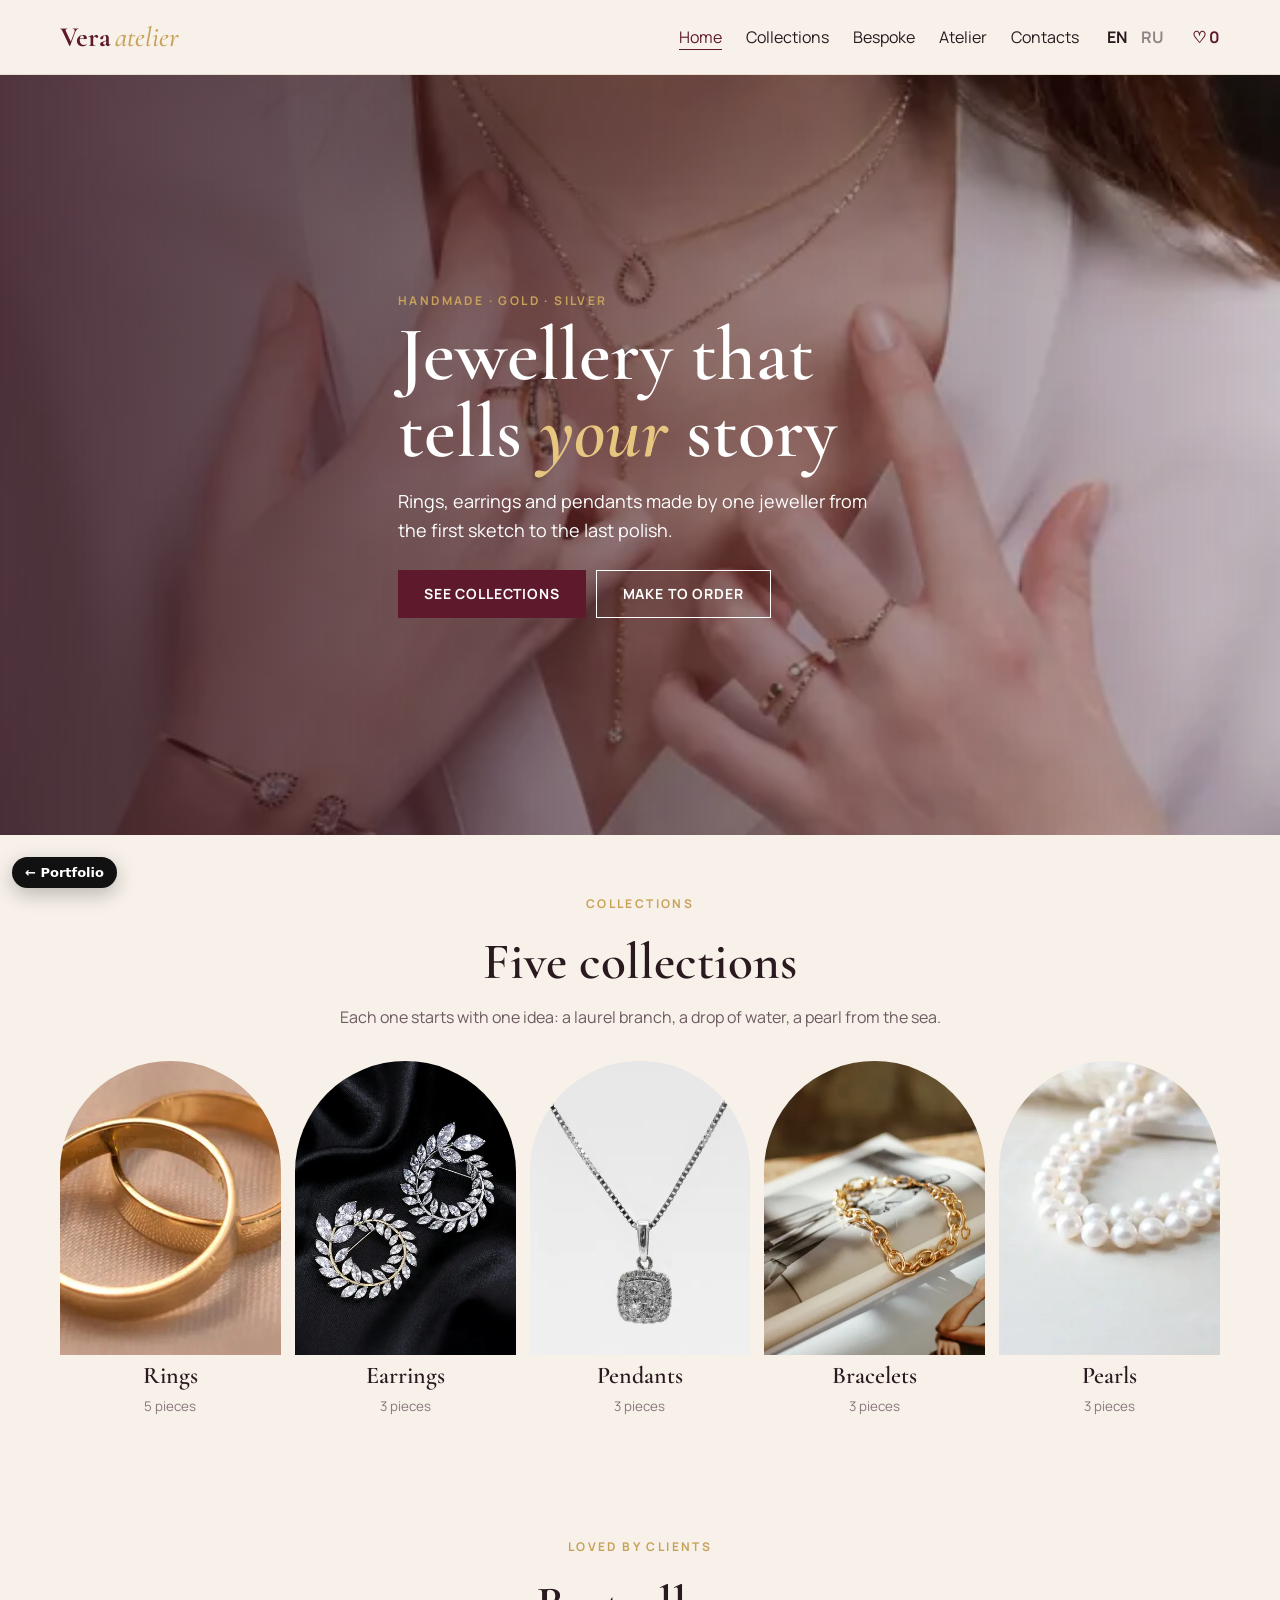
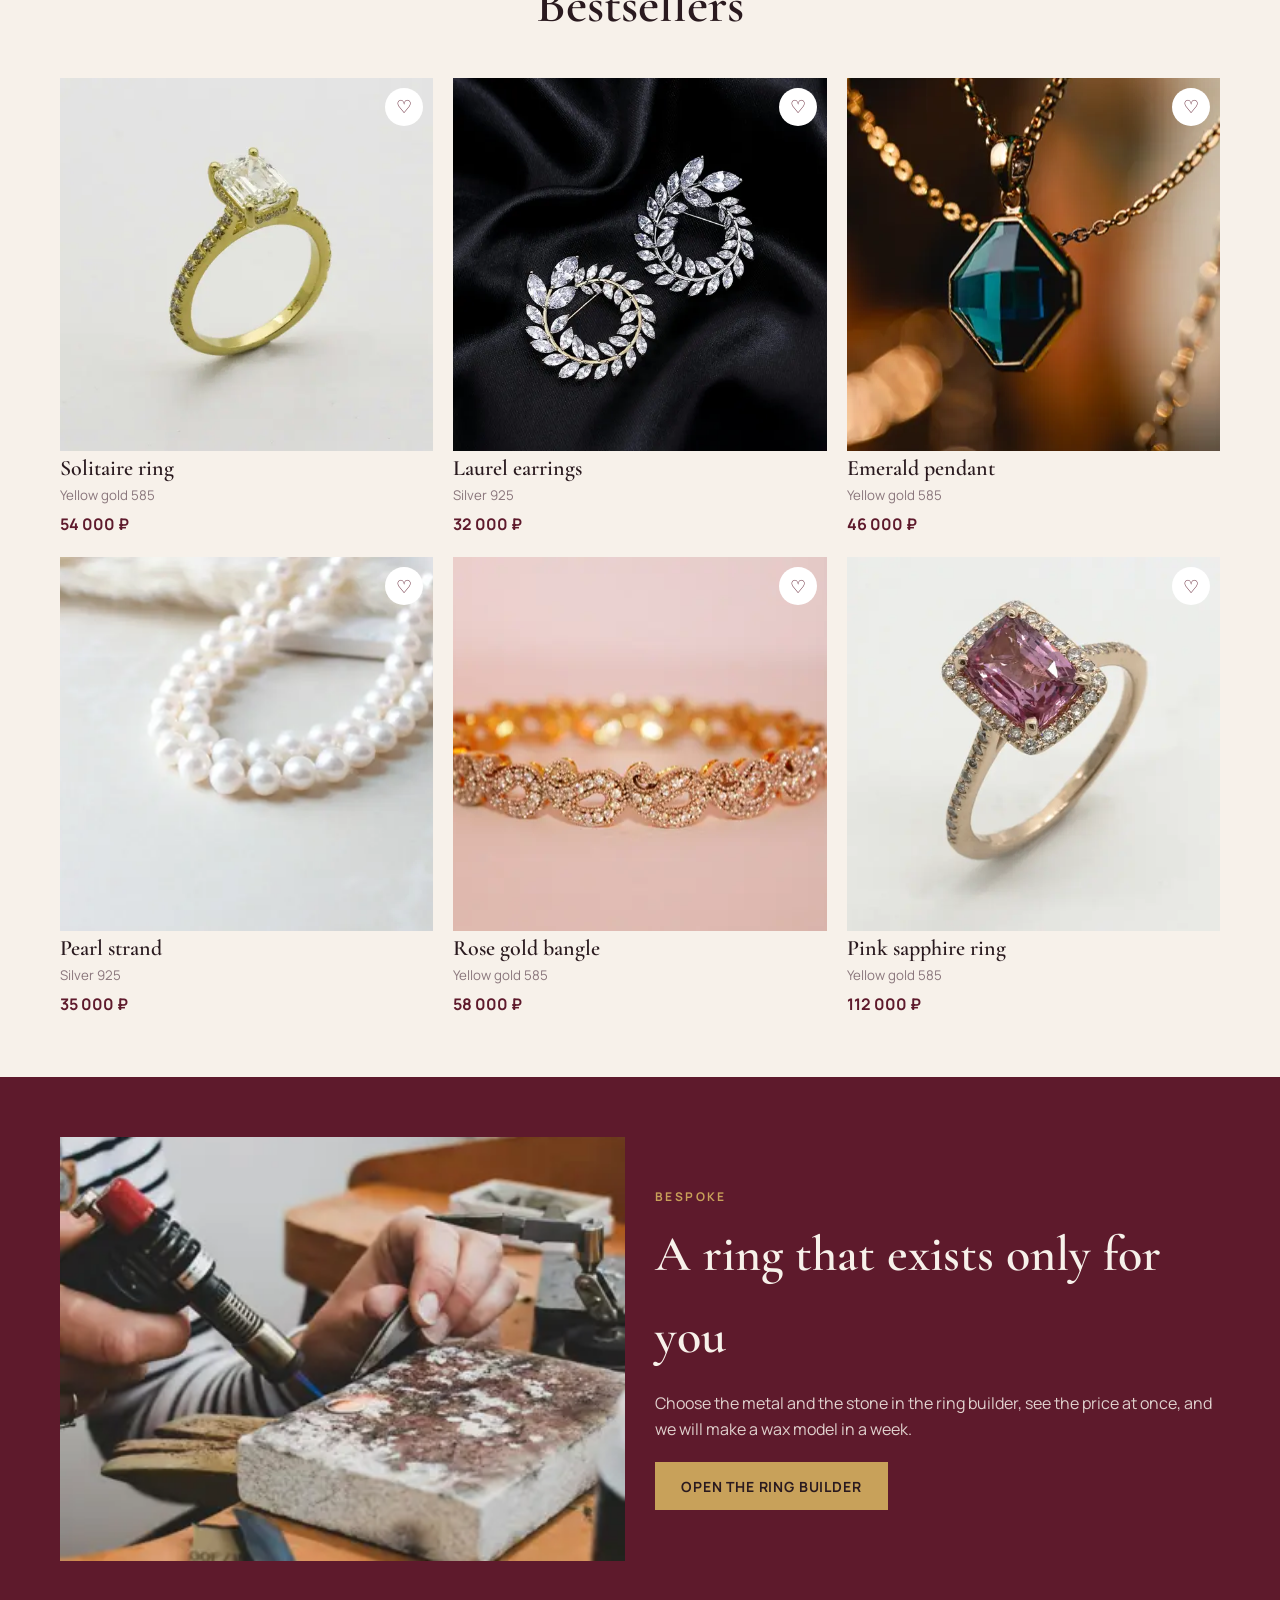
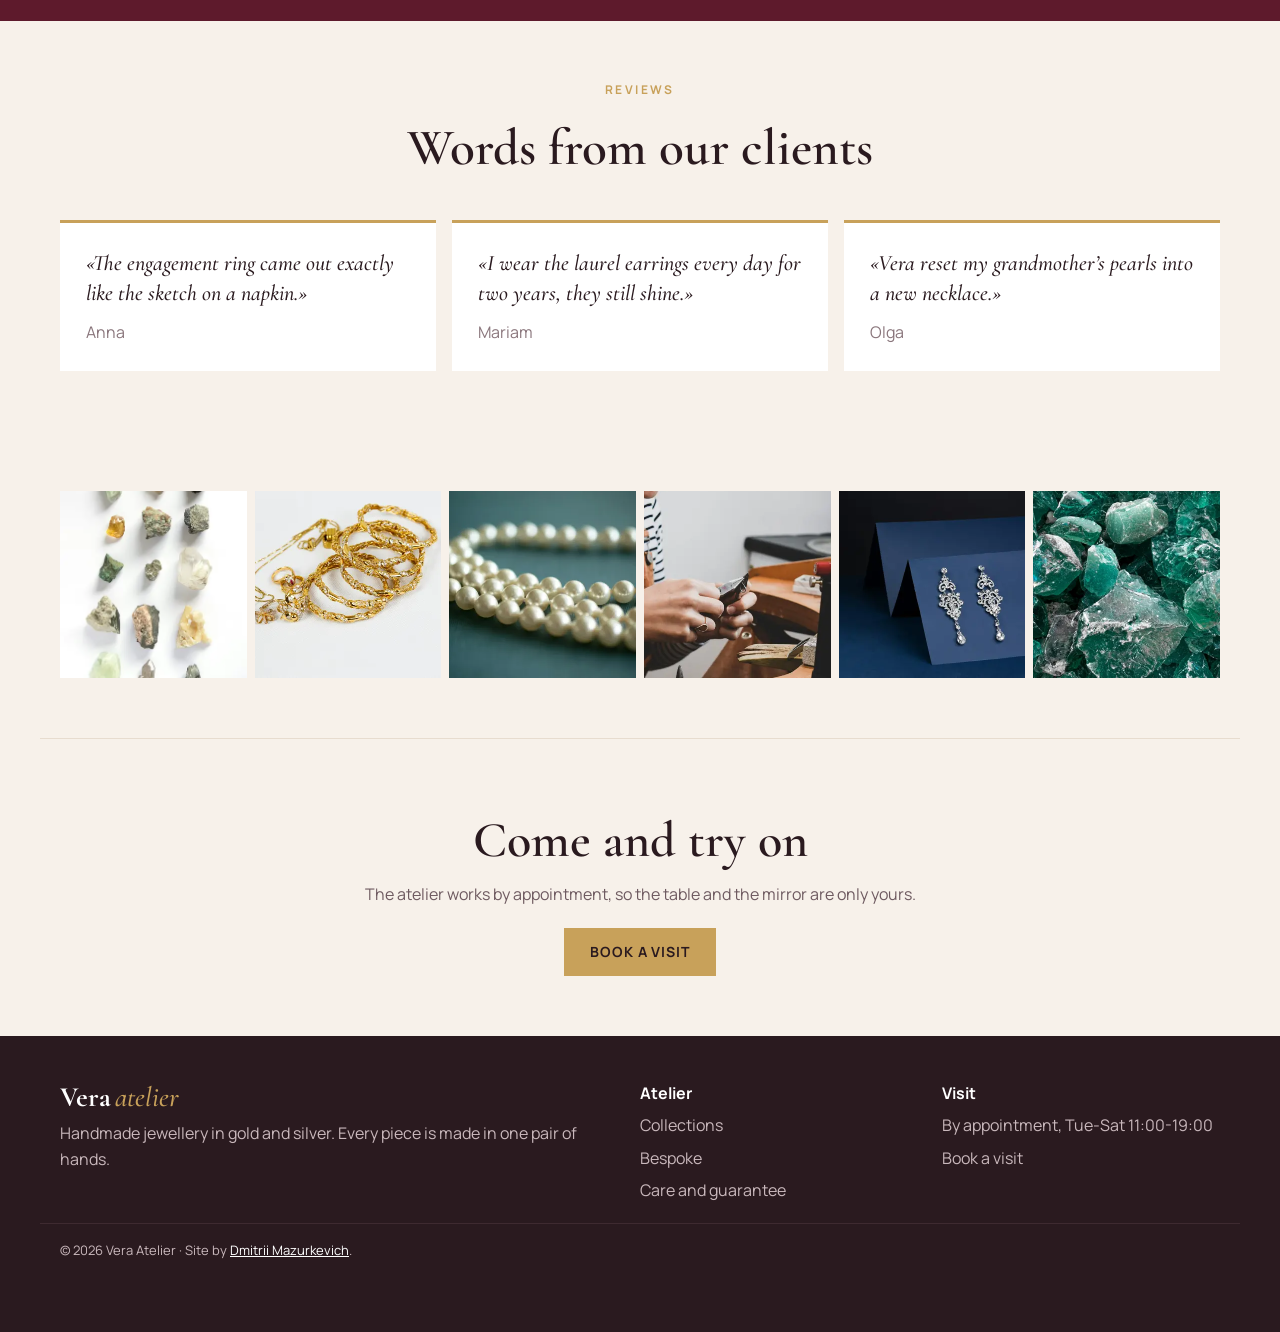
<file: index.html>
<!DOCTYPE html>
<html lang="en">
<head>
<meta charset="utf-8">
<meta name="viewport" content="width=device-width, initial-scale=1">
<meta name="robots" content="noindex">
<title data-t="k54">Vera Atelier - handmade jewellery</title>
<link rel="preconnect" href="https://fonts.googleapis.com"><link rel="preconnect" href="https://fonts.gstatic.com" crossorigin>
<link rel="stylesheet" href="https://fonts.googleapis.com/css2?family=Cormorant+Garamond:ital,wght@0,500;0,600;0,700;1,500&family=Manrope:wght@400;500;700&display=swap">
<link rel="stylesheet" href="_shared/_kit/kit.css">
<link rel="stylesheet" href="style.css">
<script>(function(){var d=document.documentElement,l=null,m=location.search.match(/[?&]lang=(en|ru)/);if(m)l=m[1];if(!l){try{l=localStorage.getItem('tpl-lang');}catch(e){}}if(l!=='en'&&l!=='ru')l='en';d.setAttribute('data-lang',l);if(l==='ru')d.className+=' i18n-pending';})();</script>
</head>
<body>
<header class="hd"><div class="w hd__in"><a class="logo" href="index.html">Vera<i>atelier</i></a><nav class="nav" data-nav><a href="index.html" aria-current="page"><span data-t="k55">Home</span></a><a href="collections.html"><span data-t="k56">Collections</span></a><a href="bespoke.html"><span data-t="k57">Bespoke</span></a><a href="about.html"><span data-t="k58">Atelier</span></a><a href="contacts.html"><span data-t="k59">Contacts</span></a></nav><div class="lang" role="group" aria-label="Language"><button type="button" data-lang="en" aria-pressed="true">EN</button><button type="button" data-lang="ru" aria-pressed="false">RU</button></div><a class="bag" href="collections.html" aria-label="Wishlist" data-ta="aria-label:k60">♡ <b data-fav-n>0</b></a><button class="burger" type="button" data-burger aria-expanded="false" aria-label="Menu" data-ta="aria-label:k61"><span></span></button></div></header>
<main>
<section class="hero"><div class="hero__im"><img src="img/je-engage-0.webp" srcset="img/je-engage-0-sm.webp 560w, img/je-engage-0.webp 1100w" sizes="(min-width: 900px) 40vw, 90vw" alt="" decoding="async"></div><div class="w hero__tx rv"><p class="kick" data-t="k1">handmade · gold · silver</p><h1 data-th="k2">Jewellery that tells <em>your</em> story</h1><p data-t="k3">Rings, earrings and pendants made by one jeweller from the first sketch to the last polish.</p><div class="row"><a class="btn" href="collections.html"><span data-t="k4">See collections</span></a><a class="btn btn--line" href="bespoke.html"><span data-t="k5">Make to order</span></a></div></div></section>
<section class="w sec"><div class="st"><p class="kick" data-t="k6">collections</p><h2 data-t="k7">Five collections</h2><p data-t="k8">Each one starts with one idea: a laurel branch, a drop of water, a pearl from the sea.</p></div>
  <div class="cols5"><a class="col rv" href="collections.html#rings"><img src="img/je-ring-0-sm.webp" alt="" loading="lazy" decoding="async"><b data-t="k9">Rings</b><small>5 <span data-t="k10">pieces</span></small></a><a class="col rv d1" href="collections.html#earrings"><img src="img/je-earrings-0-sm.webp" alt="" loading="lazy" decoding="async"><b data-t="k11">Earrings</b><small>3 <span data-t="k12">pieces</span></small></a><a class="col rv d2" href="collections.html#pendants"><img src="img/je-pendant-0-sm.webp" alt="" loading="lazy" decoding="async"><b data-t="k13">Pendants</b><small>3 <span data-t="k14">pieces</span></small></a><a class="col rv d3" href="collections.html#bracelets"><img src="img/je-bracelet-0-sm.webp" alt="" loading="lazy" decoding="async"><b data-t="k15">Bracelets</b><small>3 <span data-t="k16">pieces</span></small></a><a class="col rv d3" href="collections.html#pearls"><img src="img/je-pearl-0-sm.webp" alt="" loading="lazy" decoding="async"><b data-t="k17">Pearls</b><small>3 <span data-t="k18">pieces</span></small></a></div></section>
<section class="w sec"><div class="st"><p class="kick" data-t="k19">loved by clients</p><h2 data-t="k20">Bestsellers</h2></div><div class="jgrid"><a class="jc rv" href="product.html?id=r2" data-type="rings" data-metal="gold" data-price="54000"><span class="jc__im"><img src="img/je-ring-1-sm.webp" alt="" loading="lazy" decoding="async"><button type="button" data-fav="r2" aria-label="To wishlist" data-ta="aria-label:k21">♡</button></span><b data-t="k22">Solitaire ring</b><small><span data-t="k23">Yellow gold 585</span></small><em>54 000 ₽</em></a><a class="jc rv d1" href="product.html?id=e1" data-type="earrings" data-metal="silver" data-price="32000"><span class="jc__im"><img src="img/je-earrings-0-sm.webp" alt="" loading="lazy" decoding="async"><button type="button" data-fav="e1" aria-label="To wishlist" data-ta="aria-label:k24">♡</button></span><b data-t="k25">Laurel earrings</b><small><span data-t="k26">Silver 925</span></small><em>32 000 ₽</em></a><a class="jc rv d2" href="product.html?id=p2" data-type="pendants" data-metal="gold" data-price="46000"><span class="jc__im"><img src="img/je-pendant-1-sm.webp" alt="" loading="lazy" decoding="async"><button type="button" data-fav="p2" aria-label="To wishlist" data-ta="aria-label:k27">♡</button></span><b data-t="k28">Emerald pendant</b><small><span data-t="k29">Yellow gold 585</span></small><em>46 000 ₽</em></a><a class="jc rv" href="product.html?id=n1" data-type="pearls" data-metal="silver" data-price="35000"><span class="jc__im"><img src="img/je-pearl-0-sm.webp" alt="" loading="lazy" decoding="async"><button type="button" data-fav="n1" aria-label="To wishlist" data-ta="aria-label:k30">♡</button></span><b data-t="k31">Pearl strand</b><small><span data-t="k32">Silver 925</span></small><em>35 000 ₽</em></a><a class="jc rv d1" href="product.html?id=b3" data-type="bracelets" data-metal="gold" data-price="58000"><span class="jc__im"><img src="img/je-bracelet-2-sm.webp" alt="" loading="lazy" decoding="async"><button type="button" data-fav="b3" aria-label="To wishlist" data-ta="aria-label:k33">♡</button></span><b data-t="k34">Rose gold bangle</b><small><span data-t="k35">Yellow gold 585</span></small><em>58 000 ₽</em></a><a class="jc rv d2" href="product.html?id=r5" data-type="rings" data-metal="gold" data-price="112000"><span class="jc__im"><img src="img/je-engage-2-sm.webp" alt="" loading="lazy" decoding="async"><button type="button" data-fav="r5" aria-label="To wishlist" data-ta="aria-label:k36">♡</button></span><b data-t="k37">Pink sapphire ring</b><small><span data-t="k38">Yellow gold 585</span></small><em>112 000 ₽</em></a></div></section>
<section class="band"><div class="w band__in"><div class="rv"><img src="img/je-bench-1.webp" srcset="img/je-bench-1-sm.webp 560w, img/je-bench-1.webp 1100w" sizes="(min-width: 900px) 40vw, 90vw" alt="" loading="lazy" decoding="async"></div><div class="rv d1"><p class="kick" data-t="k39">bespoke</p><h2 data-t="k40">A ring that exists only for you</h2><p data-t="k41">Choose the metal and the stone in the ring builder, see the price at once, and we will make a wax model in a week.</p><a class="btn btn--gold" href="bespoke.html"><span data-t="k42">Open the ring builder</span></a></div></div></section>
<section class="w sec"><div class="st"><p class="kick" data-t="k43">reviews</p><h2 data-t="k44">Words from our clients</h2></div><div class="revs"><blockquote class="rv"><p data-t="k45">«The engagement ring came out exactly like the sketch on a napkin.»</p><cite><span data-t="k46">Anna</span></cite></blockquote><blockquote class="rv d1"><p data-t="k47">«I wear the laurel earrings every day for two years, they still shine.»</p><cite><span data-t="k48">Mariam</span></cite></blockquote><blockquote class="rv d2"><p data-t="k49">«Vera reset my grandmother’s pearls into a new necklace.»</p><cite><span data-t="k50">Olga</span></cite></blockquote></div></section>
<section class="w sec"><div class="insta"><div class="rv"><img src="img/je-gems-0-sm.webp" alt="" loading="lazy" decoding="async"></div><div class="rv d1"><img src="img/je-ring-2-sm.webp" alt="" loading="lazy" decoding="async"></div><div class="rv d2"><img src="img/je-pearl-1-sm.webp" alt="" loading="lazy" decoding="async"></div><div class="rv"><img src="img/je-bench-0-sm.webp" alt="" loading="lazy" decoding="async"></div><div class="rv d1"><img src="img/je-earrings-2-sm.webp" alt="" loading="lazy" decoding="async"></div><div class="rv d2"><img src="img/je-gems-1-sm.webp" alt="" loading="lazy" decoding="async"></div></div></section>
<section class="w cta rv"><h2 data-t="k51">Come and try on</h2><p data-t="k52">The atelier works by appointment, so the table and the mirror are only yours.</p><button class="btn btn--gold" type="button" data-open="#visit"><span data-t="k53">Book a visit</span></button></section></main>
<footer class="ft"><div class="w ft__in"><div><a class="logo" href="index.html">Vera<i>atelier</i></a><p data-t="k62">Handmade jewellery in gold and silver. Every piece is made in one pair of hands.</p></div>
  <div><b data-t="k63">Atelier</b><a href="collections.html"><span data-t="k64">Collections</span></a><a href="bespoke.html"><span data-t="k65">Bespoke</span></a><a href="about.html#care"><span data-t="k66">Care and guarantee</span></a></div>
  <div><b data-t="k67">Visit</b><span><span data-t="k68">By appointment, Tue-Sat 11:00-19:00</span></span><a href="contacts.html"><span data-t="k69">Book a visit</span></a></div></div>
  <div class="w ft__cp">© 2026 Vera Atelier · <span data-th="k70">Site by <a href="https://t.me/dmitrii_pjm">Dmitrii Mazurkevich</a>.</span></div></footer>
<dialog class="mdl" id="visit"><div class="mdl__in"><button class="mdl__x" type="button" data-close aria-label="×">×</button><p class="mdl__t" data-t="k71">Book a visit to the atelier</p><p class="mdl__s" data-t="k72">We will call back and pick a time. You can try on any piece from the collections.</p><form class="fm" data-form><div class="fm" data-hide-sent><label><span><span data-t="k73">Phone, Telegram or email</span> *</span><input name="c" required></label><label><span><span data-t="k74">Comment</span> <small><span data-t="k75">optional</span></small></span><textarea name="m" rows="3"></textarea></label><button class="btn" type="submit"><span data-t="k76">Book</span></button></div><p data-ok hidden><span data-t="k77">Thank you! Your request has been received.</span></p></form></div></dialog>
<div class="toast" data-toast role="status"></div>
<a class="pf-back" href="https://t.me/dmitrii_pjm"><span data-t="k78">← Portfolio</span></a>
<script>window.TPL_RU = {"k1":"ручная работа · золото · серебро","k2":"Украшения, которые рассказывают <em>вашу</em> историю","k3":"Кольца, серьги и подвески, которые делает один мастер от первого эскиза до последней полировки.","k4":"Смотреть коллекции","k5":"Сделать на заказ","k6":"коллекции","k7":"Пять коллекций","k8":"Каждая начинается с одной идеи: лавровой ветви, капли воды, жемчужины из моря.","k9":"Кольца","k10":"изделий","k11":"Серьги","k12":"изделий","k13":"Подвески","k14":"изделий","k15":"Браслеты","k16":"изделий","k17":"Жемчуг","k18":"изделий","k19":"любимое клиентами","k20":"Бестселлеры","k21":"В избранное","k22":"Кольцо-солитер","k23":"Жёлтое золото 585","k24":"В избранное","k25":"Серьги «Лавр»","k26":"Серебро 925","k27":"В избранное","k28":"Подвеска с изумрудом","k29":"Жёлтое золото 585","k30":"В избранное","k31":"Нить жемчуга","k32":"Серебро 925","k33":"В избранное","k34":"Браслет из розового золота","k35":"Жёлтое золото 585","k36":"В избранное","k37":"Кольцо с розовым сапфиром","k38":"Жёлтое золото 585","k39":"на заказ","k40":"Кольцо, которое существует только для вас","k41":"Выберите металл и камень в конструкторе, сразу увидите цену, а через неделю мы сделаем восковую модель.","k42":"Открыть конструктор кольца","k43":"отзывы","k44":"Слова наших клиентов","k45":"«Помолвочное кольцо получилось точно как эскиз на салфетке.»","k46":"Анна","k47":"«Ношу серьги «Лавр» каждый день два года, они всё так же блестят.»","k48":"Мариам","k49":"«Вера пересобрала бабушкин жемчуг в новое колье.»","k50":"Ольга","k51":"Приходите примерить","k52":"Мастерская работает по записи, поэтому стол и зеркало только ваши.","k53":"Записаться","k54":"Vera Atelier - украшения ручной работы","k55":"Главная","k56":"Коллекции","k57":"На заказ","k58":"Мастерская","k59":"Контакты","k60":"Избранное","k61":"Меню","k62":"Ювелирные украшения ручной работы из золота и серебра. Каждое изделие делают одни руки.","k63":"Мастерская","k64":"Коллекции","k65":"На заказ","k66":"Уход и гарантия","k67":"Приходите","k68":"По записи, Вт-Сб 11:00-19:00","k69":"Записаться","k70":"Сайт сделал <a href=\"https://t.me/dmitrii_pjm\">Дмитрий Мазуркевич</a>.","k71":"Запись в мастерскую","k72":"Перезвоним и подберём время. Можно примерить любое изделие из коллекций.","k73":"Телефон, Telegram или почта","k74":"Комментарий","k75":"необязательно","k76":"Записаться","k77":"Спасибо! Заявка принята.","k78":"← Портфолио"};window.JW = [{"id":"r1","img":"je-ring-0","type":"rings","metal":"gold","en":"Twin wedding bands","ru":"Парные обручальные кольца","price":68000},{"id":"r2","img":"je-ring-1","type":"rings","metal":"gold","en":"Solitaire ring","ru":"Кольцо-солитер","price":54000},{"id":"r3","img":"je-ring-2","type":"rings","metal":"gold","en":"Stack of thin rings","ru":"Набор тонких колец","price":26000},{"id":"r4","img":"je-engage-1","type":"rings","metal":"white","en":"Halo ring","ru":"Кольцо с ореолом","price":89000},{"id":"r5","img":"je-engage-2","type":"rings","metal":"gold","en":"Pink sapphire ring","ru":"Кольцо с розовым сапфиром","price":112000},{"id":"e1","img":"je-earrings-0","type":"earrings","metal":"silver","en":"Laurel earrings","ru":"Серьги «Лавр»","price":32000},{"id":"e2","img":"je-earrings-1","type":"earrings","metal":"silver","en":"Drop earrings with stones","ru":"Серьги-капли с камнями","price":41000},{"id":"e3","img":"je-earrings-2","type":"earrings","metal":"silver","en":"Chandelier earrings","ru":"Серьги-люстры","price":38000},{"id":"p1","img":"je-pendant-0","type":"pendants","metal":"silver","en":"Square pendant","ru":"Квадратная подвеска","price":18000},{"id":"p2","img":"je-pendant-1","type":"pendants","metal":"gold","en":"Emerald pendant","ru":"Подвеска с изумрудом","price":46000},{"id":"p3","img":"je-pendant-2","type":"pendants","metal":"silver","en":"Heart pendant","ru":"Подвеска-сердце","price":12000},{"id":"b1","img":"je-bracelet-0","type":"bracelets","metal":"gold","en":"Chain bracelet","ru":"Браслет-цепь","price":39000},{"id":"b2","img":"je-bracelet-1","type":"bracelets","metal":"gold","en":"Thin gold bracelet","ru":"Тонкий золотой браслет","price":24000},{"id":"b3","img":"je-bracelet-2","type":"bracelets","metal":"gold","en":"Rose gold bangle","ru":"Браслет из розового золота","price":58000},{"id":"n1","img":"je-pearl-0","type":"pearls","metal":"silver","en":"Pearl strand","ru":"Нить жемчуга","price":35000},{"id":"n2","img":"je-pearl-1","type":"pearls","metal":"silver","en":"Double pearl necklace","ru":"Двойное жемчужное колье","price":63000},{"id":"n3","img":"je-pearl-2","type":"pearls","metal":"gold","en":"Pearl necklace in a gift box","ru":"Жемчужное колье в шкатулке","price":49000}];</script>
<script src="_shared/_kit/kit.js" defer></script>
<script src="site.js" defer></script>
</body>
</html>
</file>
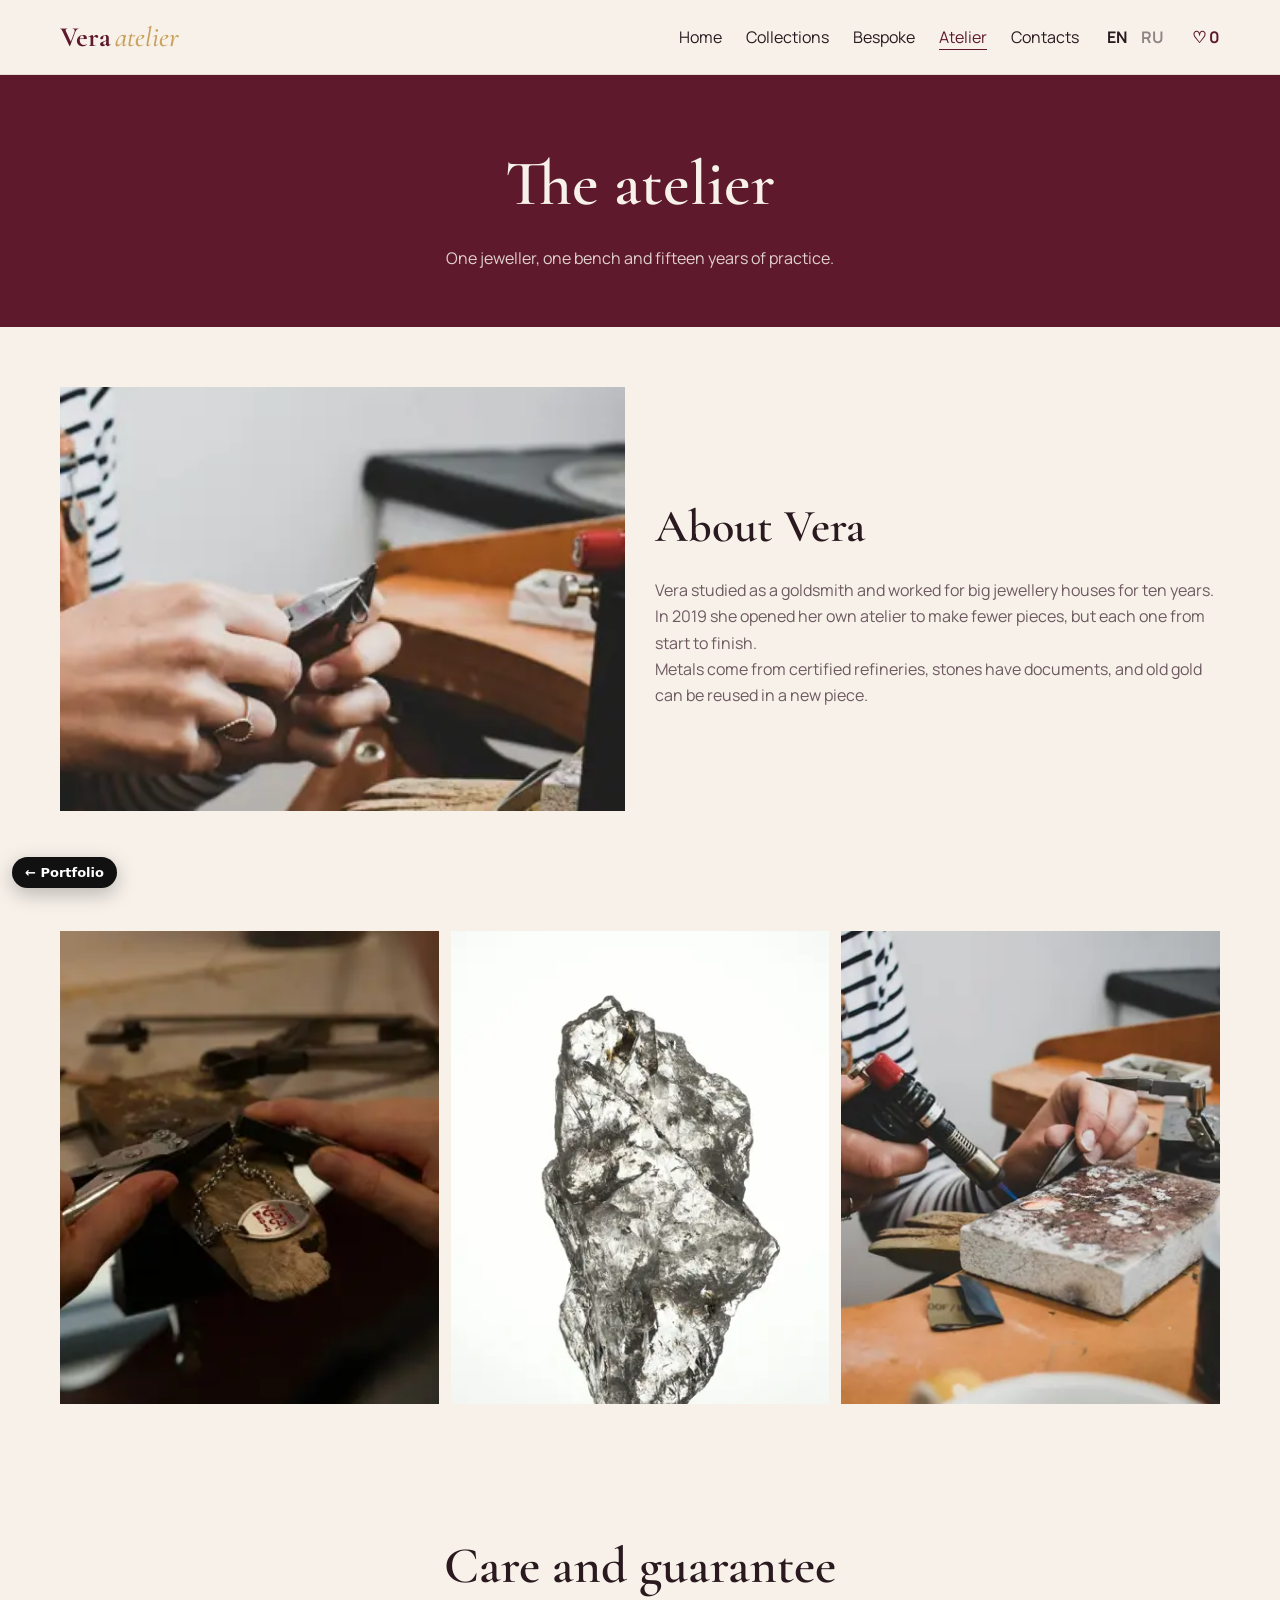
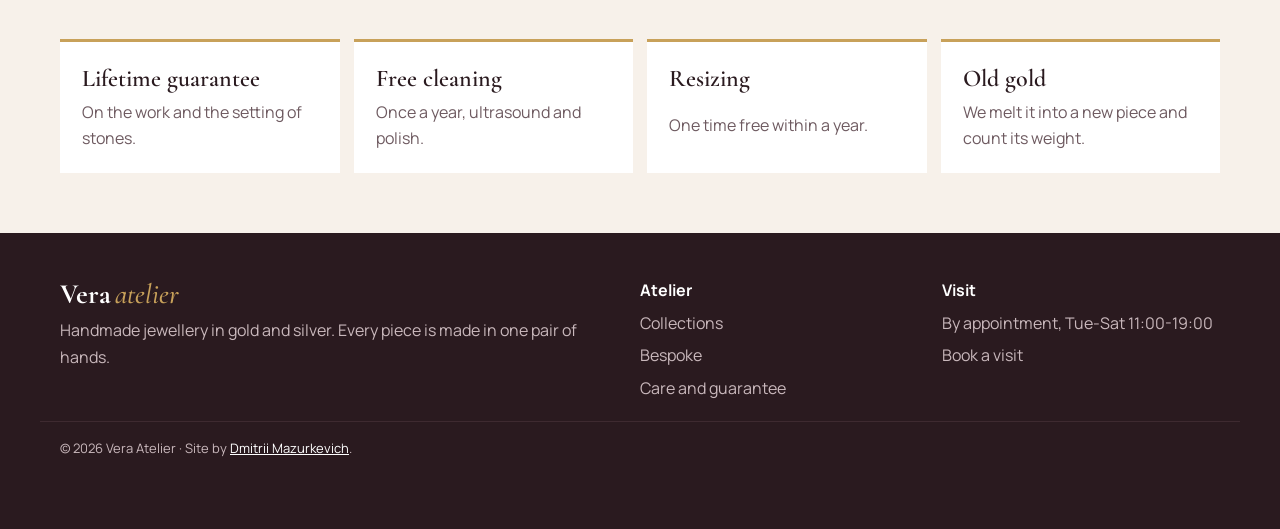
<file: about.html>
<!DOCTYPE html>
<html lang="en">
<head>
<meta charset="utf-8">
<meta name="viewport" content="width=device-width, initial-scale=1">
<meta name="robots" content="noindex">
<title data-t="k15">Atelier - Vera Atelier</title>
<link rel="preconnect" href="https://fonts.googleapis.com"><link rel="preconnect" href="https://fonts.gstatic.com" crossorigin>
<link rel="stylesheet" href="https://fonts.googleapis.com/css2?family=Cormorant+Garamond:ital,wght@0,500;0,600;0,700;1,500&family=Manrope:wght@400;500;700&display=swap">
<link rel="stylesheet" href="_shared/_kit/kit.css">
<link rel="stylesheet" href="style.css">
<script>(function(){var d=document.documentElement,l=null,m=location.search.match(/[?&]lang=(en|ru)/);if(m)l=m[1];if(!l){try{l=localStorage.getItem('tpl-lang');}catch(e){}}if(l!=='en'&&l!=='ru')l='en';d.setAttribute('data-lang',l);if(l==='ru')d.className+=' i18n-pending';})();</script>
</head>
<body>
<header class="hd"><div class="w hd__in"><a class="logo" href="index.html">Vera<i>atelier</i></a><nav class="nav" data-nav><a href="index.html"><span data-t="k16">Home</span></a><a href="collections.html"><span data-t="k17">Collections</span></a><a href="bespoke.html"><span data-t="k18">Bespoke</span></a><a href="about.html" aria-current="page"><span data-t="k19">Atelier</span></a><a href="contacts.html"><span data-t="k20">Contacts</span></a></nav><div class="lang" role="group" aria-label="Language"><button type="button" data-lang="en" aria-pressed="true">EN</button><button type="button" data-lang="ru" aria-pressed="false">RU</button></div><a class="bag" href="collections.html" aria-label="Wishlist" data-ta="aria-label:k21">♡ <b data-fav-n>0</b></a><button class="burger" type="button" data-burger aria-expanded="false" aria-label="Menu" data-ta="aria-label:k22"><span></span></button></div></header>
<main>
<section class="phead"><div class="w rv"><h1 data-t="k1">The atelier</h1><p data-t="k2">One jeweller, one bench and fifteen years of practice.</p></div></section>
<section class="w sec"><div class="split"><div class="rv"><img src="img/je-bench-0.webp" srcset="img/je-bench-0-sm.webp 560w, img/je-bench-0.webp 1100w" sizes="(min-width: 900px) 40vw, 90vw" alt="" loading="lazy" decoding="async"></div><div class="rv d1"><h2 data-t="k3">About Vera</h2><p data-t="k4">Vera studied as a goldsmith and worked for big jewellery houses for ten years. In 2019 she opened her own atelier to make fewer pieces, but each one from start to finish.</p><p data-t="k5">Metals come from certified refineries, stones have documents, and old gold can be reused in a new piece.</p></div></div></section>
<section class="w sec"><div class="gal3"><div class="rv"><img src="img/je-bench-2.webp" srcset="img/je-bench-2-sm.webp 560w, img/je-bench-2.webp 1100w" sizes="(min-width: 900px) 40vw, 90vw" alt="" loading="lazy" decoding="async"></div><div class="rv d1"><img src="img/je-gems-2.webp" srcset="img/je-gems-2-sm.webp 560w, img/je-gems-2.webp 1100w" sizes="(min-width: 900px) 40vw, 90vw" alt="" loading="lazy" decoding="async"></div><div class="rv d2"><img src="img/je-bench-1.webp" srcset="img/je-bench-1-sm.webp 560w, img/je-bench-1.webp 1100w" sizes="(min-width: 900px) 40vw, 90vw" alt="" loading="lazy" decoding="async"></div></div></section>
<section class="w sec" id="care"><div class="st"><h2 data-t="k6">Care and guarantee</h2></div><div class="steps"><div class="rv"><b data-t="k7">Lifetime guarantee</b><span data-t="k8">On the work and the setting of stones.</span></div><div class="rv d1"><b data-t="k9">Free cleaning</b><span data-t="k10">Once a year, ultrasound and polish.</span></div><div class="rv d2"><b data-t="k11">Resizing</b><span data-t="k12">One time free within a year.</span></div><div class="rv d3"><b data-t="k13">Old gold</b><span data-t="k14">We melt it into a new piece and count its weight.</span></div></div></section></main>
<footer class="ft"><div class="w ft__in"><div><a class="logo" href="index.html">Vera<i>atelier</i></a><p data-t="k23">Handmade jewellery in gold and silver. Every piece is made in one pair of hands.</p></div>
  <div><b data-t="k24">Atelier</b><a href="collections.html"><span data-t="k25">Collections</span></a><a href="bespoke.html"><span data-t="k26">Bespoke</span></a><a href="about.html#care"><span data-t="k27">Care and guarantee</span></a></div>
  <div><b data-t="k28">Visit</b><span><span data-t="k29">By appointment, Tue-Sat 11:00-19:00</span></span><a href="contacts.html"><span data-t="k30">Book a visit</span></a></div></div>
  <div class="w ft__cp">© 2026 Vera Atelier · <span data-th="k31">Site by <a href="https://t.me/dmitrii_pjm">Dmitrii Mazurkevich</a>.</span></div></footer>
<dialog class="mdl" id="visit"><div class="mdl__in"><button class="mdl__x" type="button" data-close aria-label="×">×</button><p class="mdl__t" data-t="k32">Book a visit to the atelier</p><p class="mdl__s" data-t="k33">We will call back and pick a time. You can try on any piece from the collections.</p><form class="fm" data-form><div class="fm" data-hide-sent><label><span><span data-t="k34">Phone, Telegram or email</span> *</span><input name="c" required></label><label><span><span data-t="k35">Comment</span> <small><span data-t="k36">optional</span></small></span><textarea name="m" rows="3"></textarea></label><button class="btn" type="submit"><span data-t="k37">Book</span></button></div><p data-ok hidden><span data-t="k38">Thank you! Your request has been received.</span></p></form></div></dialog>
<div class="toast" data-toast role="status"></div>
<a class="pf-back" href="https://t.me/dmitrii_pjm"><span data-t="k39">← Portfolio</span></a>
<script>window.TPL_RU = {"k1":"Мастерская","k2":"Один ювелир, один верстак и пятнадцать лет практики.","k3":"О Вере","k4":"Вера училась на ювелира и десять лет работала на крупные ювелирные дома. В 2019 году открыла свою мастерскую, чтобы делать меньше изделий, но каждое от начала до конца.","k5":"Металл приходит с сертифицированных аффинажных заводов, камни с документами, а старое золото можно переплавить в новое изделие.","k6":"Уход и гарантия","k7":"Пожизненная гарантия","k8":"На работу и закрепку камней.","k9":"Бесплатная чистка","k10":"Раз в год, ультразвук и полировка.","k11":"Изменение размера","k12":"Один раз бесплатно в течение года.","k13":"Старое золото","k14":"Переплавим в новое изделие и учтём вес.","k15":"Мастерская - Vera Atelier","k16":"Главная","k17":"Коллекции","k18":"На заказ","k19":"Мастерская","k20":"Контакты","k21":"Избранное","k22":"Меню","k23":"Ювелирные украшения ручной работы из золота и серебра. Каждое изделие делают одни руки.","k24":"Мастерская","k25":"Коллекции","k26":"На заказ","k27":"Уход и гарантия","k28":"Приходите","k29":"По записи, Вт-Сб 11:00-19:00","k30":"Записаться","k31":"Сайт сделал <a href=\"https://t.me/dmitrii_pjm\">Дмитрий Мазуркевич</a>.","k32":"Запись в мастерскую","k33":"Перезвоним и подберём время. Можно примерить любое изделие из коллекций.","k34":"Телефон, Telegram или почта","k35":"Комментарий","k36":"необязательно","k37":"Записаться","k38":"Спасибо! Заявка принята.","k39":"← Портфолио"};window.JW = [{"id":"r1","img":"je-ring-0","type":"rings","metal":"gold","en":"Twin wedding bands","ru":"Парные обручальные кольца","price":68000},{"id":"r2","img":"je-ring-1","type":"rings","metal":"gold","en":"Solitaire ring","ru":"Кольцо-солитер","price":54000},{"id":"r3","img":"je-ring-2","type":"rings","metal":"gold","en":"Stack of thin rings","ru":"Набор тонких колец","price":26000},{"id":"r4","img":"je-engage-1","type":"rings","metal":"white","en":"Halo ring","ru":"Кольцо с ореолом","price":89000},{"id":"r5","img":"je-engage-2","type":"rings","metal":"gold","en":"Pink sapphire ring","ru":"Кольцо с розовым сапфиром","price":112000},{"id":"e1","img":"je-earrings-0","type":"earrings","metal":"silver","en":"Laurel earrings","ru":"Серьги «Лавр»","price":32000},{"id":"e2","img":"je-earrings-1","type":"earrings","metal":"silver","en":"Drop earrings with stones","ru":"Серьги-капли с камнями","price":41000},{"id":"e3","img":"je-earrings-2","type":"earrings","metal":"silver","en":"Chandelier earrings","ru":"Серьги-люстры","price":38000},{"id":"p1","img":"je-pendant-0","type":"pendants","metal":"silver","en":"Square pendant","ru":"Квадратная подвеска","price":18000},{"id":"p2","img":"je-pendant-1","type":"pendants","metal":"gold","en":"Emerald pendant","ru":"Подвеска с изумрудом","price":46000},{"id":"p3","img":"je-pendant-2","type":"pendants","metal":"silver","en":"Heart pendant","ru":"Подвеска-сердце","price":12000},{"id":"b1","img":"je-bracelet-0","type":"bracelets","metal":"gold","en":"Chain bracelet","ru":"Браслет-цепь","price":39000},{"id":"b2","img":"je-bracelet-1","type":"bracelets","metal":"gold","en":"Thin gold bracelet","ru":"Тонкий золотой браслет","price":24000},{"id":"b3","img":"je-bracelet-2","type":"bracelets","metal":"gold","en":"Rose gold bangle","ru":"Браслет из розового золота","price":58000},{"id":"n1","img":"je-pearl-0","type":"pearls","metal":"silver","en":"Pearl strand","ru":"Нить жемчуга","price":35000},{"id":"n2","img":"je-pearl-1","type":"pearls","metal":"silver","en":"Double pearl necklace","ru":"Двойное жемчужное колье","price":63000},{"id":"n3","img":"je-pearl-2","type":"pearls","metal":"gold","en":"Pearl necklace in a gift box","ru":"Жемчужное колье в шкатулке","price":49000}];</script>
<script src="_shared/_kit/kit.js" defer></script>
<script src="site.js" defer></script>
</body>
</html>
</file>
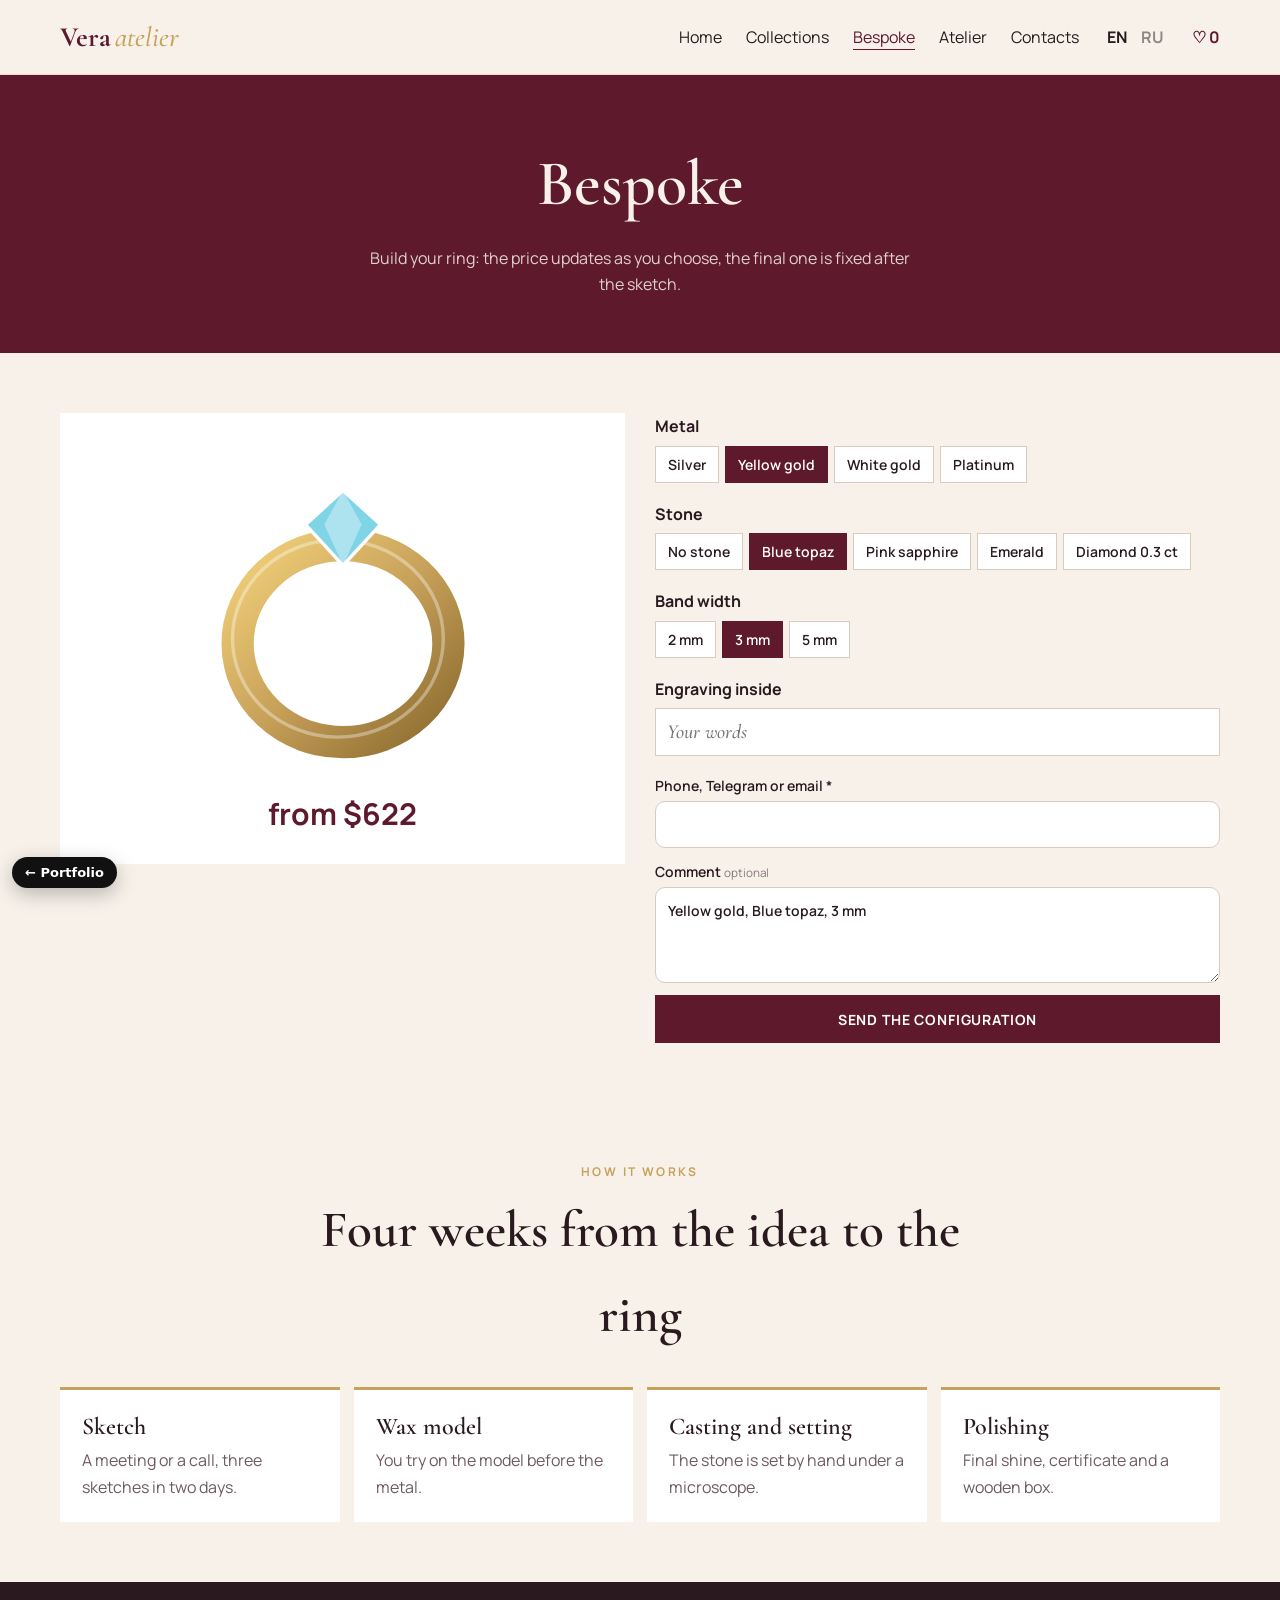
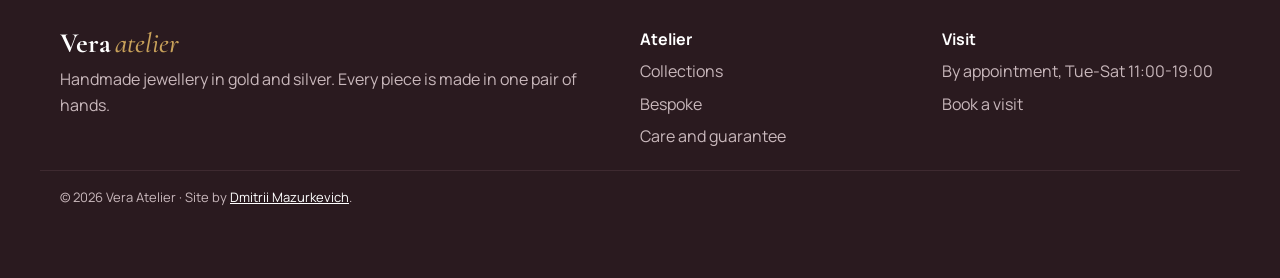
<file: bespoke.html>
<!DOCTYPE html>
<html lang="en">
<head>
<meta charset="utf-8">
<meta name="viewport" content="width=device-width, initial-scale=1">
<meta name="robots" content="noindex">
<title data-t="k35">Bespoke - Vera Atelier</title>
<link rel="preconnect" href="https://fonts.googleapis.com"><link rel="preconnect" href="https://fonts.gstatic.com" crossorigin>
<link rel="stylesheet" href="https://fonts.googleapis.com/css2?family=Cormorant+Garamond:ital,wght@0,500;0,600;0,700;1,500&family=Manrope:wght@400;500;700&display=swap">
<link rel="stylesheet" href="_shared/_kit/kit.css">
<link rel="stylesheet" href="style.css">
<script>(function(){var d=document.documentElement,l=null,m=location.search.match(/[?&]lang=(en|ru)/);if(m)l=m[1];if(!l){try{l=localStorage.getItem('tpl-lang');}catch(e){}}if(l!=='en'&&l!=='ru')l='en';d.setAttribute('data-lang',l);if(l==='ru')d.className+=' i18n-pending';})();</script>
</head>
<body>
<header class="hd"><div class="w hd__in"><a class="logo" href="index.html">Vera<i>atelier</i></a><nav class="nav" data-nav><a href="index.html"><span data-t="k36">Home</span></a><a href="collections.html"><span data-t="k37">Collections</span></a><a href="bespoke.html" aria-current="page"><span data-t="k38">Bespoke</span></a><a href="about.html"><span data-t="k39">Atelier</span></a><a href="contacts.html"><span data-t="k40">Contacts</span></a></nav><div class="lang" role="group" aria-label="Language"><button type="button" data-lang="en" aria-pressed="true">EN</button><button type="button" data-lang="ru" aria-pressed="false">RU</button></div><a class="bag" href="collections.html" aria-label="Wishlist" data-ta="aria-label:k41">♡ <b data-fav-n>0</b></a><button class="burger" type="button" data-burger aria-expanded="false" aria-label="Menu" data-ta="aria-label:k42"><span></span></button></div></header>
<main>
<section class="phead"><div class="w rv"><h1 data-t="k1">Bespoke</h1><p data-t="k2">Build your ring: the price updates as you choose, the final one is fixed after the sketch.</p></div></section>
<section class="w sec"><div class="builder"><div class="builder__prev rv"><svg viewBox="0 0 200 200" class="ring" data-ring aria-hidden="true"><defs><linearGradient id="mg" x1="0" y1="0" x2="1" y2="1"><stop offset="0" data-m1 stop-color="#F3D27A"/><stop offset=".5" data-m2 stop-color="#C8A15A"/><stop offset="1" data-m3 stop-color="#8A6A2E"/></linearGradient><path id="arc" d="M45 120 A55 55 0 0 0 155 120"/></defs>
  <ellipse cx="100" cy="118" rx="62" ry="58" fill="none" stroke="url(#mg)" stroke-width="16"/><ellipse cx="100" cy="118" rx="62" ry="58" fill="none" stroke="rgba(255,255,255,.35)" stroke-width="2" transform="translate(-3,-3)"/>
  <g data-stone><polygon points="100,28 122,48 100,72 78,48" data-sc fill="#7FD4E6" stroke="#fff" stroke-width="2"/><polygon points="100,28 111,48 100,72 89,48" fill="rgba(255,255,255,.35)"/></g>
  <text font-family="Cormorant Garamond, serif" font-size="13" font-style="italic" fill="#5E1A2C"><textPath href="#arc" startOffset="50%" text-anchor="middle" data-engr></textPath></text></svg><p class="builder__pr" data-bprice></p></div>
  <div class="builder__f rv d1"><div class="opt"><b data-t="k3">Metal</b><div class="opt__v" data-bmetal><button type="button" data-m="silver" data-k="1" aria-pressed="false"><span data-t="k4">Silver</span></button><button type="button" data-m="gold" data-k="2.4" aria-pressed="true"><span data-t="k5">Yellow gold</span></button><button type="button" data-m="white" data-k="2.8" aria-pressed="false"><span data-t="k6">White gold</span></button><button type="button" data-m="plat" data-k="3.6" aria-pressed="false"><span data-t="k7">Platinum</span></button></div></div>
    <div class="opt"><b data-t="k8">Stone</b><div class="opt__v" data-bstone><button type="button" data-s="none" data-p="0" data-c="" aria-pressed="false"><span data-t="k9">No stone</span></button><button type="button" data-s="topaz" data-p="9000" data-c="#7FD4E6" aria-pressed="true"><span data-t="k10">Blue topaz</span></button><button type="button" data-s="sapph" data-p="38000" data-c="#F28DB4" aria-pressed="false"><span data-t="k11">Pink sapphire</span></button><button type="button" data-s="emer" data-p="46000" data-c="#2FB37A" aria-pressed="false"><span data-t="k12">Emerald</span></button><button type="button" data-s="dia" data-p="95000" data-c="#F4FBFF" aria-pressed="false"><span data-t="k13">Diamond 0.3 ct</span></button></div></div>
    <div class="opt"><b data-t="k14">Band width</b><div class="opt__v" data-bwidth><button type="button" data-w="2" data-p="0" aria-pressed="false"><span data-t="k15">2 mm</span></button><button type="button" data-w="3" data-p="4000" aria-pressed="true"><span data-t="k16">3 mm</span></button><button type="button" data-w="5" data-p="9000" aria-pressed="false"><span data-t="k17">5 mm</span></button></div></div>
    <label class="eng"><b data-t="k18">Engraving inside</b><input maxlength="20" data-engrave placeholder="Your words" data-ta="placeholder:k19"></label>
    <form class="fm" data-form><div class="fm" data-hide-sent><label><span><span data-t="k20">Phone, Telegram or email</span> *</span><input name="c" required></label><label><span><span data-t="k21">Comment</span> <small><span data-t="k22">optional</span></small></span><textarea name="m" rows="3"></textarea></label><button class="btn" type="submit"><span data-t="k23">Send the configuration</span></button></div><p data-ok hidden><span data-t="k24">Thank you! Your request has been received.</span></p></form></div></div></section>
<section class="w sec"><div class="st"><p class="kick" data-t="k25">how it works</p><h2 data-t="k26">Four weeks from the idea to the ring</h2></div><div class="steps"><div class="rv"><b data-t="k27">Sketch</b><span data-t="k28">A meeting or a call, three sketches in two days.</span></div><div class="rv d1"><b data-t="k29">Wax model</b><span data-t="k30">You try on the model before the metal.</span></div><div class="rv d2"><b data-t="k31">Casting and setting</b><span data-t="k32">The stone is set by hand under a microscope.</span></div><div class="rv d3"><b data-t="k33">Polishing</b><span data-t="k34">Final shine, certificate and a wooden box.</span></div></div></section></main>
<footer class="ft"><div class="w ft__in"><div><a class="logo" href="index.html">Vera<i>atelier</i></a><p data-t="k43">Handmade jewellery in gold and silver. Every piece is made in one pair of hands.</p></div>
  <div><b data-t="k44">Atelier</b><a href="collections.html"><span data-t="k45">Collections</span></a><a href="bespoke.html"><span data-t="k46">Bespoke</span></a><a href="about.html#care"><span data-t="k47">Care and guarantee</span></a></div>
  <div><b data-t="k48">Visit</b><span><span data-t="k49">By appointment, Tue-Sat 11:00-19:00</span></span><a href="contacts.html"><span data-t="k50">Book a visit</span></a></div></div>
  <div class="w ft__cp">© 2026 Vera Atelier · <span data-th="k51">Site by <a href="https://t.me/dmitrii_pjm">Dmitrii Mazurkevich</a>.</span></div></footer>
<dialog class="mdl" id="visit"><div class="mdl__in"><button class="mdl__x" type="button" data-close aria-label="×">×</button><p class="mdl__t" data-t="k52">Book a visit to the atelier</p><p class="mdl__s" data-t="k53">We will call back and pick a time. You can try on any piece from the collections.</p><form class="fm" data-form><div class="fm" data-hide-sent><label><span><span data-t="k54">Phone, Telegram or email</span> *</span><input name="c" required></label><label><span><span data-t="k55">Comment</span> <small><span data-t="k56">optional</span></small></span><textarea name="m" rows="3"></textarea></label><button class="btn" type="submit"><span data-t="k57">Book</span></button></div><p data-ok hidden><span data-t="k58">Thank you! Your request has been received.</span></p></form></div></dialog>
<div class="toast" data-toast role="status"></div>
<a class="pf-back" href="https://t.me/dmitrii_pjm"><span data-t="k59">← Portfolio</span></a>
<script>window.TPL_RU = {"k1":"На заказ","k2":"Соберите своё кольцо: цена меняется по мере выбора, окончательная фиксируется после эскиза.","k3":"Металл","k4":"Серебро","k5":"Жёлтое золото","k6":"Белое золото","k7":"Платина","k8":"Камень","k9":"Без камня","k10":"Голубой топаз","k11":"Розовый сапфир","k12":"Изумруд","k13":"Бриллиант 0,3 кт","k14":"Ширина шинки","k15":"2 мм","k16":"3 мм","k17":"5 мм","k18":"Гравировка внутри","k19":"Ваши слова","k20":"Телефон, Telegram или почта","k21":"Комментарий","k22":"необязательно","k23":"Отправить конфигурацию","k24":"Спасибо! Заявка принята.","k25":"как это работает","k26":"Четыре недели от идеи до кольца","k27":"Эскиз","k28":"Встреча или созвон, три эскиза за два дня.","k29":"Восковая модель","k30":"Вы примеряете модель до металла.","k31":"Литьё и закрепка","k32":"Камень закрепляют вручную под микроскопом.","k33":"Полировка","k34":"Финальный блеск, сертификат и деревянная шкатулка.","k35":"На заказ - Vera Atelier","k36":"Главная","k37":"Коллекции","k38":"На заказ","k39":"Мастерская","k40":"Контакты","k41":"Избранное","k42":"Меню","k43":"Ювелирные украшения ручной работы из золота и серебра. Каждое изделие делают одни руки.","k44":"Мастерская","k45":"Коллекции","k46":"На заказ","k47":"Уход и гарантия","k48":"Приходите","k49":"По записи, Вт-Сб 11:00-19:00","k50":"Записаться","k51":"Сайт сделал <a href=\"https://t.me/dmitrii_pjm\">Дмитрий Мазуркевич</a>.","k52":"Запись в мастерскую","k53":"Перезвоним и подберём время. Можно примерить любое изделие из коллекций.","k54":"Телефон, Telegram или почта","k55":"Комментарий","k56":"необязательно","k57":"Записаться","k58":"Спасибо! Заявка принята.","k59":"← Портфолио"};window.JW = [{"id":"r1","img":"je-ring-0","type":"rings","metal":"gold","en":"Twin wedding bands","ru":"Парные обручальные кольца","price":68000},{"id":"r2","img":"je-ring-1","type":"rings","metal":"gold","en":"Solitaire ring","ru":"Кольцо-солитер","price":54000},{"id":"r3","img":"je-ring-2","type":"rings","metal":"gold","en":"Stack of thin rings","ru":"Набор тонких колец","price":26000},{"id":"r4","img":"je-engage-1","type":"rings","metal":"white","en":"Halo ring","ru":"Кольцо с ореолом","price":89000},{"id":"r5","img":"je-engage-2","type":"rings","metal":"gold","en":"Pink sapphire ring","ru":"Кольцо с розовым сапфиром","price":112000},{"id":"e1","img":"je-earrings-0","type":"earrings","metal":"silver","en":"Laurel earrings","ru":"Серьги «Лавр»","price":32000},{"id":"e2","img":"je-earrings-1","type":"earrings","metal":"silver","en":"Drop earrings with stones","ru":"Серьги-капли с камнями","price":41000},{"id":"e3","img":"je-earrings-2","type":"earrings","metal":"silver","en":"Chandelier earrings","ru":"Серьги-люстры","price":38000},{"id":"p1","img":"je-pendant-0","type":"pendants","metal":"silver","en":"Square pendant","ru":"Квадратная подвеска","price":18000},{"id":"p2","img":"je-pendant-1","type":"pendants","metal":"gold","en":"Emerald pendant","ru":"Подвеска с изумрудом","price":46000},{"id":"p3","img":"je-pendant-2","type":"pendants","metal":"silver","en":"Heart pendant","ru":"Подвеска-сердце","price":12000},{"id":"b1","img":"je-bracelet-0","type":"bracelets","metal":"gold","en":"Chain bracelet","ru":"Браслет-цепь","price":39000},{"id":"b2","img":"je-bracelet-1","type":"bracelets","metal":"gold","en":"Thin gold bracelet","ru":"Тонкий золотой браслет","price":24000},{"id":"b3","img":"je-bracelet-2","type":"bracelets","metal":"gold","en":"Rose gold bangle","ru":"Браслет из розового золота","price":58000},{"id":"n1","img":"je-pearl-0","type":"pearls","metal":"silver","en":"Pearl strand","ru":"Нить жемчуга","price":35000},{"id":"n2","img":"je-pearl-1","type":"pearls","metal":"silver","en":"Double pearl necklace","ru":"Двойное жемчужное колье","price":63000},{"id":"n3","img":"je-pearl-2","type":"pearls","metal":"gold","en":"Pearl necklace in a gift box","ru":"Жемчужное колье в шкатулке","price":49000}];</script>
<script src="_shared/_kit/kit.js" defer></script>
<script src="site.js" defer></script>
</body>
</html>
</file>
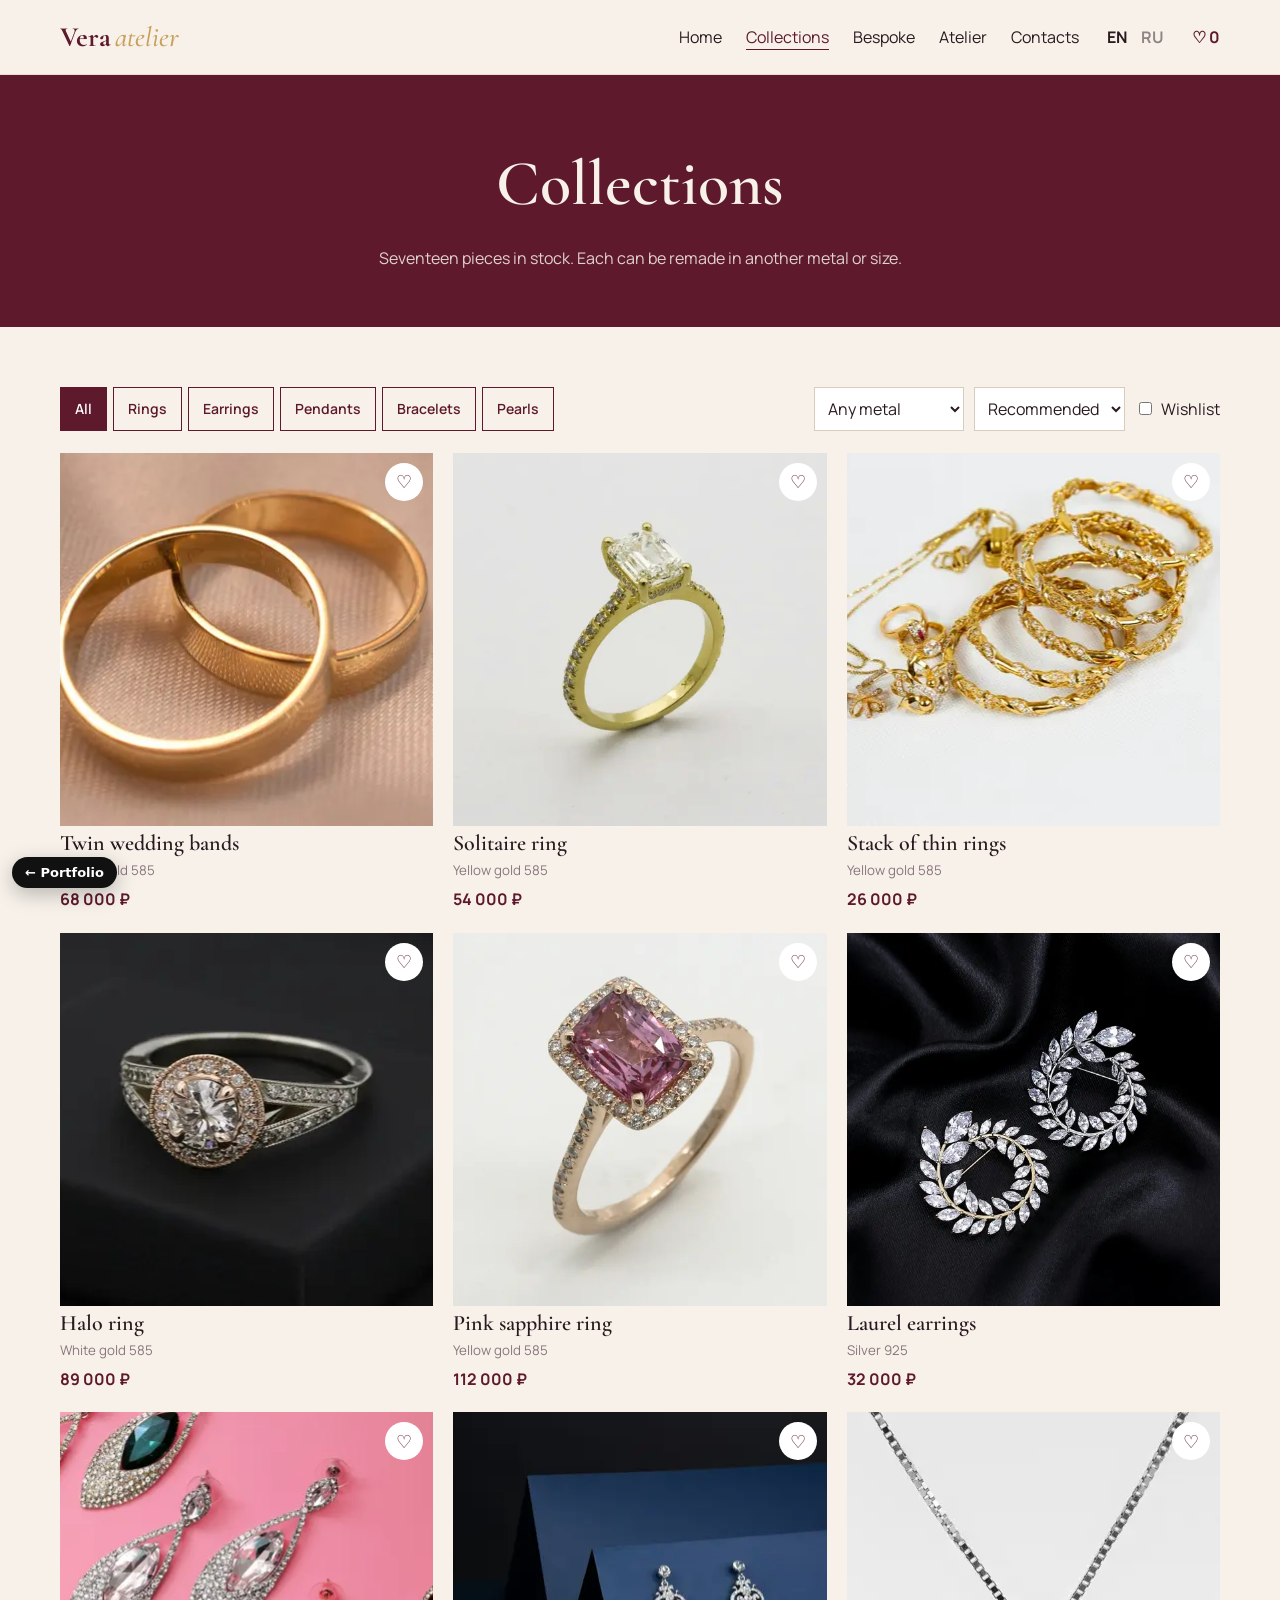
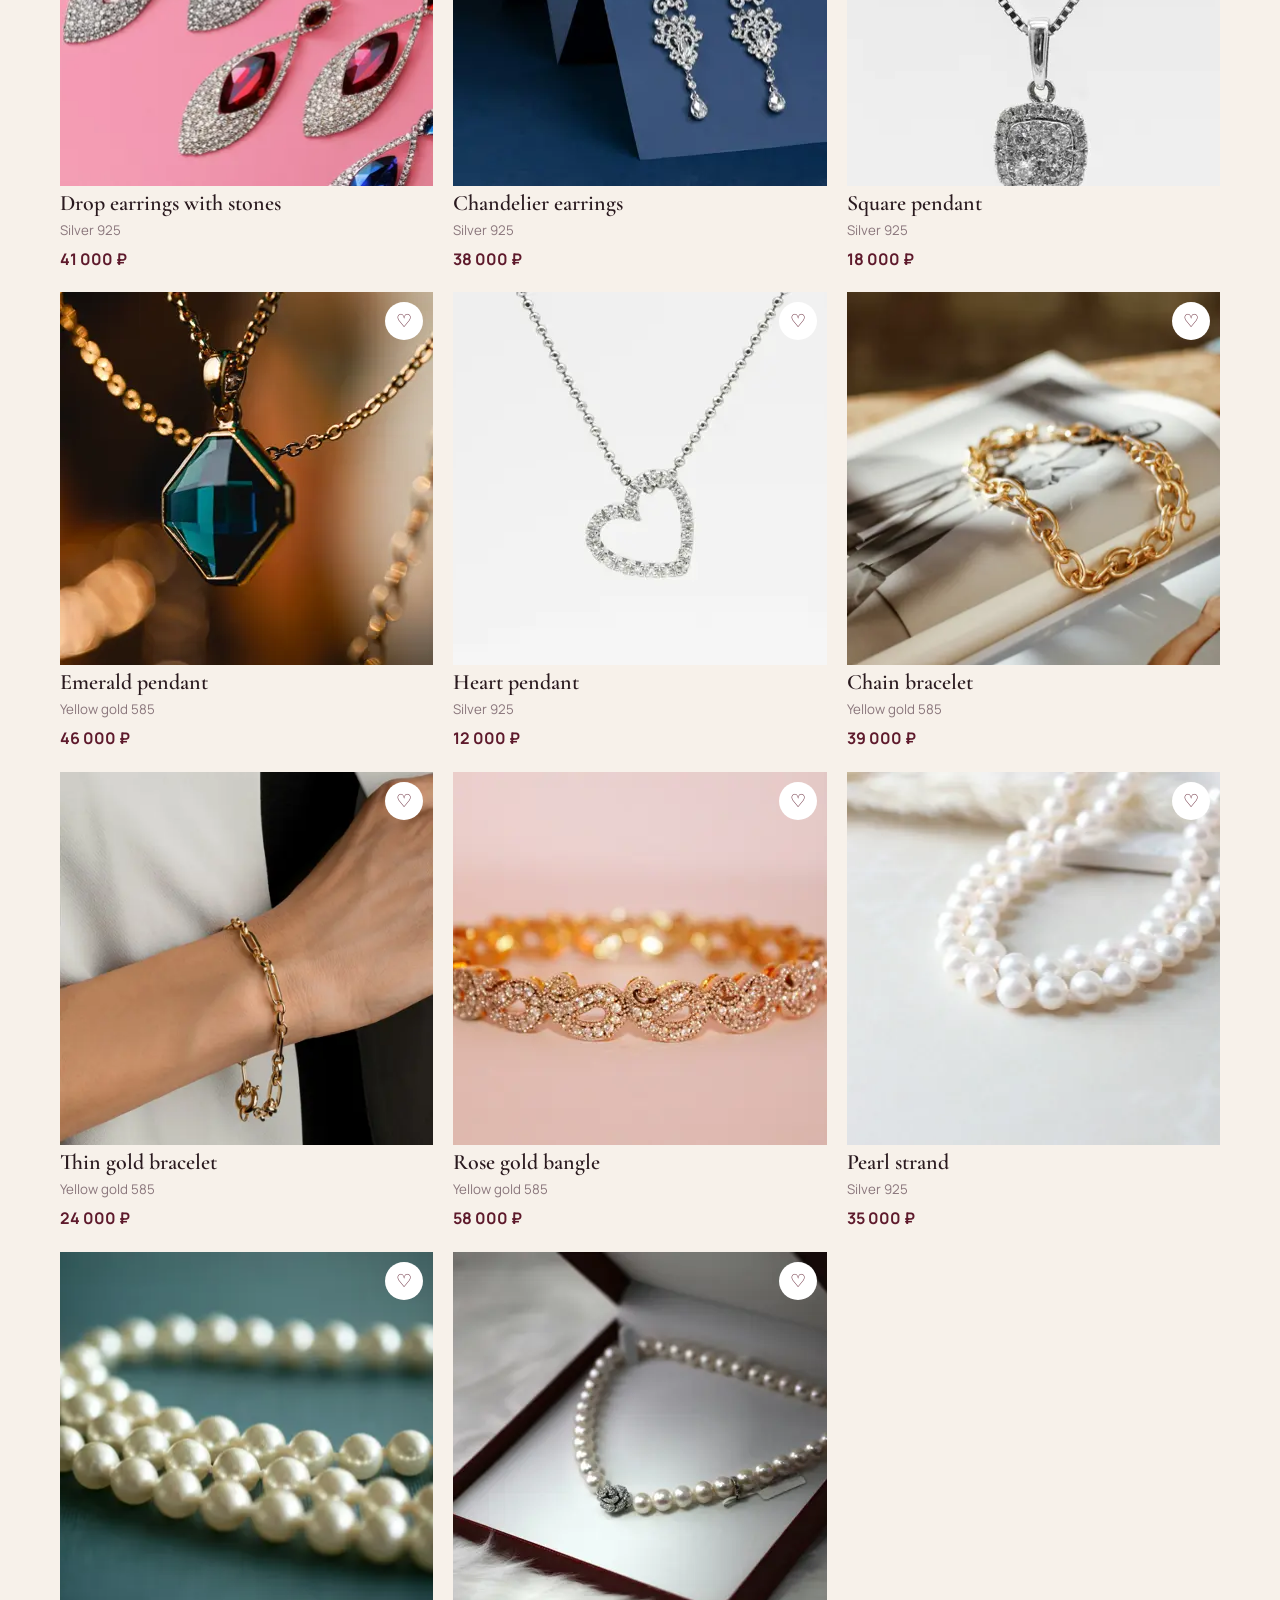
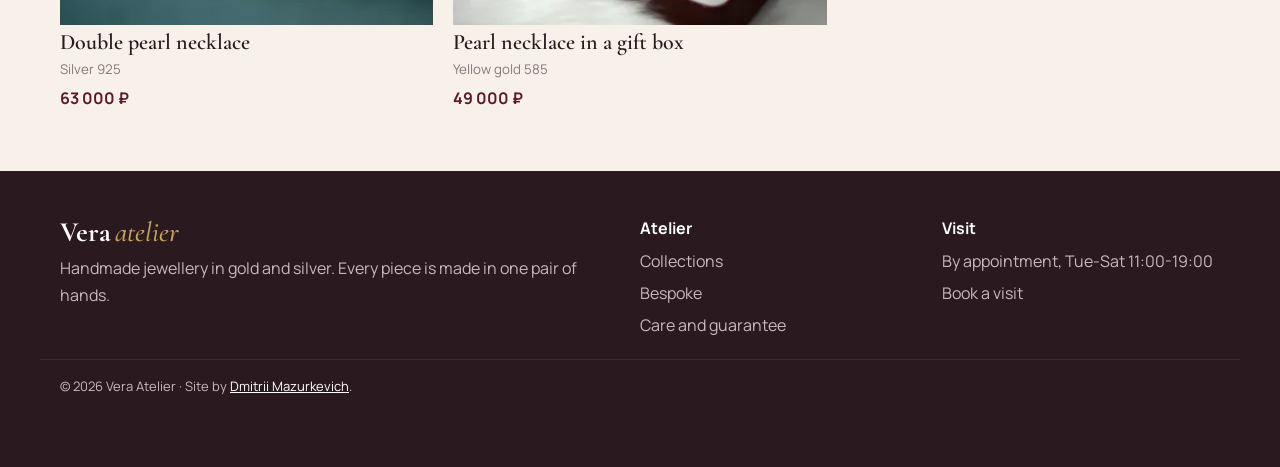
<file: collections.html>
<!DOCTYPE html>
<html lang="en">
<head>
<meta charset="utf-8">
<meta name="viewport" content="width=device-width, initial-scale=1">
<meta name="robots" content="noindex">
<title data-t="k71">Collections - Vera Atelier</title>
<link rel="preconnect" href="https://fonts.googleapis.com"><link rel="preconnect" href="https://fonts.gstatic.com" crossorigin>
<link rel="stylesheet" href="https://fonts.googleapis.com/css2?family=Cormorant+Garamond:ital,wght@0,500;0,600;0,700;1,500&family=Manrope:wght@400;500;700&display=swap">
<link rel="stylesheet" href="_shared/_kit/kit.css">
<link rel="stylesheet" href="style.css">
<script>(function(){var d=document.documentElement,l=null,m=location.search.match(/[?&]lang=(en|ru)/);if(m)l=m[1];if(!l){try{l=localStorage.getItem('tpl-lang');}catch(e){}}if(l!=='en'&&l!=='ru')l='en';d.setAttribute('data-lang',l);if(l==='ru')d.className+=' i18n-pending';})();</script>
</head>
<body>
<header class="hd"><div class="w hd__in"><a class="logo" href="index.html">Vera<i>atelier</i></a><nav class="nav" data-nav><a href="index.html"><span data-t="k72">Home</span></a><a href="collections.html" aria-current="page"><span data-t="k73">Collections</span></a><a href="bespoke.html"><span data-t="k74">Bespoke</span></a><a href="about.html"><span data-t="k75">Atelier</span></a><a href="contacts.html"><span data-t="k76">Contacts</span></a></nav><div class="lang" role="group" aria-label="Language"><button type="button" data-lang="en" aria-pressed="true">EN</button><button type="button" data-lang="ru" aria-pressed="false">RU</button></div><a class="bag" href="collections.html" aria-label="Wishlist" data-ta="aria-label:k77">♡ <b data-fav-n>0</b></a><button class="burger" type="button" data-burger aria-expanded="false" aria-label="Menu" data-ta="aria-label:k78"><span></span></button></div></header>
<main>
<section class="phead"><div class="w rv"><h1 data-t="k1">Collections</h1><p data-t="k2">Seventeen pieces in stock. Each can be remade in another metal or size.</p></div></section>
<section class="w sec"><div class="fbar"><div class="chips" data-ftype><button type="button" data-k="all" aria-pressed="true"><span data-t="k3">All</span></button><button type="button" data-k="rings" aria-pressed="false"><span data-t="k4">Rings</span></button><button type="button" data-k="earrings" aria-pressed="false"><span data-t="k5">Earrings</span></button><button type="button" data-k="pendants" aria-pressed="false"><span data-t="k6">Pendants</span></button><button type="button" data-k="bracelets" aria-pressed="false"><span data-t="k7">Bracelets</span></button><button type="button" data-k="pearls" aria-pressed="false"><span data-t="k8">Pearls</span></button></div>
  <div class="fbar__r"><select data-fmetal aria-label="Metal" data-ta="aria-label:k9"><option value="all" data-t="k10">Any metal</option><option value="silver" data-t="k11">Silver 925</option><option value="gold" data-t="k12">Yellow gold 585</option><option value="white" data-t="k13">White gold 585</option></select><select data-fsort aria-label="Sort" data-ta="aria-label:k14"><option value="pop" data-t="k15">Recommended</option><option value="asc" data-t="k16">Price up</option><option value="desc" data-t="k17">Price down</option></select><label class="chk"><input type="checkbox" data-ffav> <span data-t="k18">Wishlist</span></label></div></div>
  <div class="jgrid" data-jgrid><a class="jc rv" href="product.html?id=r1" data-type="rings" data-metal="gold" data-price="68000"><span class="jc__im"><img src="img/je-ring-0-sm.webp" alt="" loading="lazy" decoding="async"><button type="button" data-fav="r1" aria-label="To wishlist" data-ta="aria-label:k19">♡</button></span><b data-t="k20">Twin wedding bands</b><small><span data-t="k21">Yellow gold 585</span></small><em>68 000 ₽</em></a><a class="jc rv d1" href="product.html?id=r2" data-type="rings" data-metal="gold" data-price="54000"><span class="jc__im"><img src="img/je-ring-1-sm.webp" alt="" loading="lazy" decoding="async"><button type="button" data-fav="r2" aria-label="To wishlist" data-ta="aria-label:k22">♡</button></span><b data-t="k23">Solitaire ring</b><small><span data-t="k24">Yellow gold 585</span></small><em>54 000 ₽</em></a><a class="jc rv d2" href="product.html?id=r3" data-type="rings" data-metal="gold" data-price="26000"><span class="jc__im"><img src="img/je-ring-2-sm.webp" alt="" loading="lazy" decoding="async"><button type="button" data-fav="r3" aria-label="To wishlist" data-ta="aria-label:k25">♡</button></span><b data-t="k26">Stack of thin rings</b><small><span data-t="k27">Yellow gold 585</span></small><em>26 000 ₽</em></a><a class="jc rv" href="product.html?id=r4" data-type="rings" data-metal="white" data-price="89000"><span class="jc__im"><img src="img/je-engage-1-sm.webp" alt="" loading="lazy" decoding="async"><button type="button" data-fav="r4" aria-label="To wishlist" data-ta="aria-label:k28">♡</button></span><b data-t="k29">Halo ring</b><small><span data-t="k30">White gold 585</span></small><em>89 000 ₽</em></a><a class="jc rv d1" href="product.html?id=r5" data-type="rings" data-metal="gold" data-price="112000"><span class="jc__im"><img src="img/je-engage-2-sm.webp" alt="" loading="lazy" decoding="async"><button type="button" data-fav="r5" aria-label="To wishlist" data-ta="aria-label:k31">♡</button></span><b data-t="k32">Pink sapphire ring</b><small><span data-t="k33">Yellow gold 585</span></small><em>112 000 ₽</em></a><a class="jc rv d2" href="product.html?id=e1" data-type="earrings" data-metal="silver" data-price="32000"><span class="jc__im"><img src="img/je-earrings-0-sm.webp" alt="" loading="lazy" decoding="async"><button type="button" data-fav="e1" aria-label="To wishlist" data-ta="aria-label:k34">♡</button></span><b data-t="k35">Laurel earrings</b><small><span data-t="k36">Silver 925</span></small><em>32 000 ₽</em></a><a class="jc rv" href="product.html?id=e2" data-type="earrings" data-metal="silver" data-price="41000"><span class="jc__im"><img src="img/je-earrings-1-sm.webp" alt="" loading="lazy" decoding="async"><button type="button" data-fav="e2" aria-label="To wishlist" data-ta="aria-label:k37">♡</button></span><b data-t="k38">Drop earrings with stones</b><small><span data-t="k39">Silver 925</span></small><em>41 000 ₽</em></a><a class="jc rv d1" href="product.html?id=e3" data-type="earrings" data-metal="silver" data-price="38000"><span class="jc__im"><img src="img/je-earrings-2-sm.webp" alt="" loading="lazy" decoding="async"><button type="button" data-fav="e3" aria-label="To wishlist" data-ta="aria-label:k40">♡</button></span><b data-t="k41">Chandelier earrings</b><small><span data-t="k42">Silver 925</span></small><em>38 000 ₽</em></a><a class="jc rv d2" href="product.html?id=p1" data-type="pendants" data-metal="silver" data-price="18000"><span class="jc__im"><img src="img/je-pendant-0-sm.webp" alt="" loading="lazy" decoding="async"><button type="button" data-fav="p1" aria-label="To wishlist" data-ta="aria-label:k43">♡</button></span><b data-t="k44">Square pendant</b><small><span data-t="k45">Silver 925</span></small><em>18 000 ₽</em></a><a class="jc rv" href="product.html?id=p2" data-type="pendants" data-metal="gold" data-price="46000"><span class="jc__im"><img src="img/je-pendant-1-sm.webp" alt="" loading="lazy" decoding="async"><button type="button" data-fav="p2" aria-label="To wishlist" data-ta="aria-label:k46">♡</button></span><b data-t="k47">Emerald pendant</b><small><span data-t="k48">Yellow gold 585</span></small><em>46 000 ₽</em></a><a class="jc rv d1" href="product.html?id=p3" data-type="pendants" data-metal="silver" data-price="12000"><span class="jc__im"><img src="img/je-pendant-2-sm.webp" alt="" loading="lazy" decoding="async"><button type="button" data-fav="p3" aria-label="To wishlist" data-ta="aria-label:k49">♡</button></span><b data-t="k50">Heart pendant</b><small><span data-t="k51">Silver 925</span></small><em>12 000 ₽</em></a><a class="jc rv d2" href="product.html?id=b1" data-type="bracelets" data-metal="gold" data-price="39000"><span class="jc__im"><img src="img/je-bracelet-0-sm.webp" alt="" loading="lazy" decoding="async"><button type="button" data-fav="b1" aria-label="To wishlist" data-ta="aria-label:k52">♡</button></span><b data-t="k53">Chain bracelet</b><small><span data-t="k54">Yellow gold 585</span></small><em>39 000 ₽</em></a><a class="jc rv" href="product.html?id=b2" data-type="bracelets" data-metal="gold" data-price="24000"><span class="jc__im"><img src="img/je-bracelet-1-sm.webp" alt="" loading="lazy" decoding="async"><button type="button" data-fav="b2" aria-label="To wishlist" data-ta="aria-label:k55">♡</button></span><b data-t="k56">Thin gold bracelet</b><small><span data-t="k57">Yellow gold 585</span></small><em>24 000 ₽</em></a><a class="jc rv d1" href="product.html?id=b3" data-type="bracelets" data-metal="gold" data-price="58000"><span class="jc__im"><img src="img/je-bracelet-2-sm.webp" alt="" loading="lazy" decoding="async"><button type="button" data-fav="b3" aria-label="To wishlist" data-ta="aria-label:k58">♡</button></span><b data-t="k59">Rose gold bangle</b><small><span data-t="k60">Yellow gold 585</span></small><em>58 000 ₽</em></a><a class="jc rv d2" href="product.html?id=n1" data-type="pearls" data-metal="silver" data-price="35000"><span class="jc__im"><img src="img/je-pearl-0-sm.webp" alt="" loading="lazy" decoding="async"><button type="button" data-fav="n1" aria-label="To wishlist" data-ta="aria-label:k61">♡</button></span><b data-t="k62">Pearl strand</b><small><span data-t="k63">Silver 925</span></small><em>35 000 ₽</em></a><a class="jc rv" href="product.html?id=n2" data-type="pearls" data-metal="silver" data-price="63000"><span class="jc__im"><img src="img/je-pearl-1-sm.webp" alt="" loading="lazy" decoding="async"><button type="button" data-fav="n2" aria-label="To wishlist" data-ta="aria-label:k64">♡</button></span><b data-t="k65">Double pearl necklace</b><small><span data-t="k66">Silver 925</span></small><em>63 000 ₽</em></a><a class="jc rv d1" href="product.html?id=n3" data-type="pearls" data-metal="gold" data-price="49000"><span class="jc__im"><img src="img/je-pearl-2-sm.webp" alt="" loading="lazy" decoding="async"><button type="button" data-fav="n3" aria-label="To wishlist" data-ta="aria-label:k67">♡</button></span><b data-t="k68">Pearl necklace in a gift box</b><small><span data-t="k69">Yellow gold 585</span></small><em>49 000 ₽</em></a></div><p class="none" data-none hidden><span data-t="k70">Nothing here yet. Try another filter.</span></p></section></main>
<footer class="ft"><div class="w ft__in"><div><a class="logo" href="index.html">Vera<i>atelier</i></a><p data-t="k79">Handmade jewellery in gold and silver. Every piece is made in one pair of hands.</p></div>
  <div><b data-t="k80">Atelier</b><a href="collections.html"><span data-t="k81">Collections</span></a><a href="bespoke.html"><span data-t="k82">Bespoke</span></a><a href="about.html#care"><span data-t="k83">Care and guarantee</span></a></div>
  <div><b data-t="k84">Visit</b><span><span data-t="k85">By appointment, Tue-Sat 11:00-19:00</span></span><a href="contacts.html"><span data-t="k86">Book a visit</span></a></div></div>
  <div class="w ft__cp">© 2026 Vera Atelier · <span data-th="k87">Site by <a href="https://t.me/dmitrii_pjm">Dmitrii Mazurkevich</a>.</span></div></footer>
<dialog class="mdl" id="visit"><div class="mdl__in"><button class="mdl__x" type="button" data-close aria-label="×">×</button><p class="mdl__t" data-t="k88">Book a visit to the atelier</p><p class="mdl__s" data-t="k89">We will call back and pick a time. You can try on any piece from the collections.</p><form class="fm" data-form><div class="fm" data-hide-sent><label><span><span data-t="k90">Phone, Telegram or email</span> *</span><input name="c" required></label><label><span><span data-t="k91">Comment</span> <small><span data-t="k92">optional</span></small></span><textarea name="m" rows="3"></textarea></label><button class="btn" type="submit"><span data-t="k93">Book</span></button></div><p data-ok hidden><span data-t="k94">Thank you! Your request has been received.</span></p></form></div></dialog>
<div class="toast" data-toast role="status"></div>
<a class="pf-back" href="https://t.me/dmitrii_pjm"><span data-t="k95">← Portfolio</span></a>
<script>window.TPL_RU = {"k1":"Коллекции","k2":"Семнадцать изделий в наличии. Каждое можно повторить в другом металле или размере.","k3":"Все","k4":"Кольца","k5":"Серьги","k6":"Подвески","k7":"Браслеты","k8":"Жемчуг","k9":"Металл","k10":"Любой металл","k11":"Серебро 925","k12":"Жёлтое золото 585","k13":"Белое золото 585","k14":"Сортировка","k15":"Рекомендуем","k16":"Цена по возрастанию","k17":"Цена по убыванию","k18":"Избранное","k19":"В избранное","k20":"Парные обручальные кольца","k21":"Жёлтое золото 585","k22":"В избранное","k23":"Кольцо-солитер","k24":"Жёлтое золото 585","k25":"В избранное","k26":"Набор тонких колец","k27":"Жёлтое золото 585","k28":"В избранное","k29":"Кольцо с ореолом","k30":"Белое золото 585","k31":"В избранное","k32":"Кольцо с розовым сапфиром","k33":"Жёлтое золото 585","k34":"В избранное","k35":"Серьги «Лавр»","k36":"Серебро 925","k37":"В избранное","k38":"Серьги-капли с камнями","k39":"Серебро 925","k40":"В избранное","k41":"Серьги-люстры","k42":"Серебро 925","k43":"В избранное","k44":"Квадратная подвеска","k45":"Серебро 925","k46":"В избранное","k47":"Подвеска с изумрудом","k48":"Жёлтое золото 585","k49":"В избранное","k50":"Подвеска-сердце","k51":"Серебро 925","k52":"В избранное","k53":"Браслет-цепь","k54":"Жёлтое золото 585","k55":"В избранное","k56":"Тонкий золотой браслет","k57":"Жёлтое золото 585","k58":"В избранное","k59":"Браслет из розового золота","k60":"Жёлтое золото 585","k61":"В избранное","k62":"Нить жемчуга","k63":"Серебро 925","k64":"В избранное","k65":"Двойное жемчужное колье","k66":"Серебро 925","k67":"В избранное","k68":"Жемчужное колье в шкатулке","k69":"Жёлтое золото 585","k70":"Здесь пока пусто. Попробуйте другой фильтр.","k71":"Коллекции - Vera Atelier","k72":"Главная","k73":"Коллекции","k74":"На заказ","k75":"Мастерская","k76":"Контакты","k77":"Избранное","k78":"Меню","k79":"Ювелирные украшения ручной работы из золота и серебра. Каждое изделие делают одни руки.","k80":"Мастерская","k81":"Коллекции","k82":"На заказ","k83":"Уход и гарантия","k84":"Приходите","k85":"По записи, Вт-Сб 11:00-19:00","k86":"Записаться","k87":"Сайт сделал <a href=\"https://t.me/dmitrii_pjm\">Дмитрий Мазуркевич</a>.","k88":"Запись в мастерскую","k89":"Перезвоним и подберём время. Можно примерить любое изделие из коллекций.","k90":"Телефон, Telegram или почта","k91":"Комментарий","k92":"необязательно","k93":"Записаться","k94":"Спасибо! Заявка принята.","k95":"← Портфолио"};window.JW = [{"id":"r1","img":"je-ring-0","type":"rings","metal":"gold","en":"Twin wedding bands","ru":"Парные обручальные кольца","price":68000},{"id":"r2","img":"je-ring-1","type":"rings","metal":"gold","en":"Solitaire ring","ru":"Кольцо-солитер","price":54000},{"id":"r3","img":"je-ring-2","type":"rings","metal":"gold","en":"Stack of thin rings","ru":"Набор тонких колец","price":26000},{"id":"r4","img":"je-engage-1","type":"rings","metal":"white","en":"Halo ring","ru":"Кольцо с ореолом","price":89000},{"id":"r5","img":"je-engage-2","type":"rings","metal":"gold","en":"Pink sapphire ring","ru":"Кольцо с розовым сапфиром","price":112000},{"id":"e1","img":"je-earrings-0","type":"earrings","metal":"silver","en":"Laurel earrings","ru":"Серьги «Лавр»","price":32000},{"id":"e2","img":"je-earrings-1","type":"earrings","metal":"silver","en":"Drop earrings with stones","ru":"Серьги-капли с камнями","price":41000},{"id":"e3","img":"je-earrings-2","type":"earrings","metal":"silver","en":"Chandelier earrings","ru":"Серьги-люстры","price":38000},{"id":"p1","img":"je-pendant-0","type":"pendants","metal":"silver","en":"Square pendant","ru":"Квадратная подвеска","price":18000},{"id":"p2","img":"je-pendant-1","type":"pendants","metal":"gold","en":"Emerald pendant","ru":"Подвеска с изумрудом","price":46000},{"id":"p3","img":"je-pendant-2","type":"pendants","metal":"silver","en":"Heart pendant","ru":"Подвеска-сердце","price":12000},{"id":"b1","img":"je-bracelet-0","type":"bracelets","metal":"gold","en":"Chain bracelet","ru":"Браслет-цепь","price":39000},{"id":"b2","img":"je-bracelet-1","type":"bracelets","metal":"gold","en":"Thin gold bracelet","ru":"Тонкий золотой браслет","price":24000},{"id":"b3","img":"je-bracelet-2","type":"bracelets","metal":"gold","en":"Rose gold bangle","ru":"Браслет из розового золота","price":58000},{"id":"n1","img":"je-pearl-0","type":"pearls","metal":"silver","en":"Pearl strand","ru":"Нить жемчуга","price":35000},{"id":"n2","img":"je-pearl-1","type":"pearls","metal":"silver","en":"Double pearl necklace","ru":"Двойное жемчужное колье","price":63000},{"id":"n3","img":"je-pearl-2","type":"pearls","metal":"gold","en":"Pearl necklace in a gift box","ru":"Жемчужное колье в шкатулке","price":49000}];</script>
<script src="_shared/_kit/kit.js" defer></script>
<script src="site.js" defer></script>
</body>
</html>
</file>
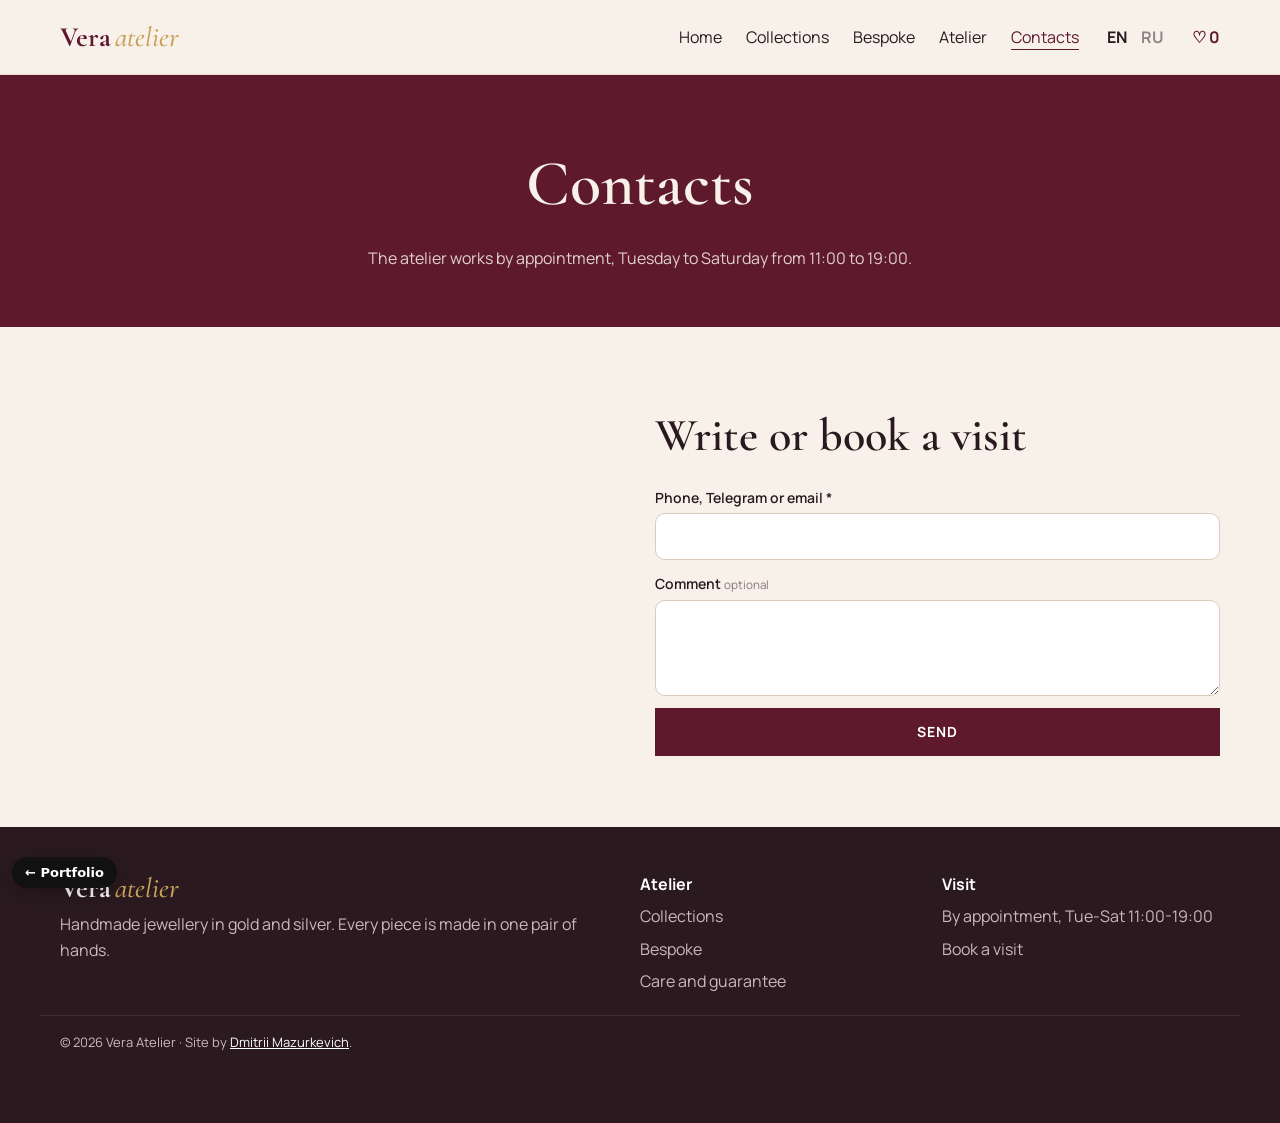
<file: contacts.html>
<!DOCTYPE html>
<html lang="en">
<head>
<meta charset="utf-8">
<meta name="viewport" content="width=device-width, initial-scale=1">
<meta name="robots" content="noindex">
<title data-t="k9">Contacts - Vera Atelier</title>
<link rel="preconnect" href="https://fonts.googleapis.com"><link rel="preconnect" href="https://fonts.gstatic.com" crossorigin>
<link rel="stylesheet" href="https://fonts.googleapis.com/css2?family=Cormorant+Garamond:ital,wght@0,500;0,600;0,700;1,500&family=Manrope:wght@400;500;700&display=swap">
<link rel="stylesheet" href="_shared/_kit/kit.css">
<link rel="stylesheet" href="style.css">
<script>(function(){var d=document.documentElement,l=null,m=location.search.match(/[?&]lang=(en|ru)/);if(m)l=m[1];if(!l){try{l=localStorage.getItem('tpl-lang');}catch(e){}}if(l!=='en'&&l!=='ru')l='en';d.setAttribute('data-lang',l);if(l==='ru')d.className+=' i18n-pending';})();</script>
</head>
<body>
<header class="hd"><div class="w hd__in"><a class="logo" href="index.html">Vera<i>atelier</i></a><nav class="nav" data-nav><a href="index.html"><span data-t="k10">Home</span></a><a href="collections.html"><span data-t="k11">Collections</span></a><a href="bespoke.html"><span data-t="k12">Bespoke</span></a><a href="about.html"><span data-t="k13">Atelier</span></a><a href="contacts.html" aria-current="page"><span data-t="k14">Contacts</span></a></nav><div class="lang" role="group" aria-label="Language"><button type="button" data-lang="en" aria-pressed="true">EN</button><button type="button" data-lang="ru" aria-pressed="false">RU</button></div><a class="bag" href="collections.html" aria-label="Wishlist" data-ta="aria-label:k15">♡ <b data-fav-n>0</b></a><button class="burger" type="button" data-burger aria-expanded="false" aria-label="Menu" data-ta="aria-label:k16"><span></span></button></div></header>
<main>
<section class="phead"><div class="w rv"><h1 data-t="k1">Contacts</h1><p data-t="k2">The atelier works by appointment, Tuesday to Saturday from 11:00 to 19:00.</p></div></section>
<section class="w sec"><div class="split"><div class="rv"><iframe class="map-frame" src="https://maps.google.com/maps?q=Tbilisi%20Old%20Town&z=14&output=embed" loading="lazy" referrerpolicy="no-referrer-when-downgrade" title="Map"></iframe></div><div class="rv d1"><h2 data-t="k3">Write or book a visit</h2><form class="fm" data-form><div class="fm" data-hide-sent><label><span><span data-t="k4">Phone, Telegram or email</span> *</span><input name="c" required></label><label><span><span data-t="k5">Comment</span> <small><span data-t="k6">optional</span></small></span><textarea name="m" rows="3"></textarea></label><button class="btn" type="submit"><span data-t="k7">Send</span></button></div><p data-ok hidden><span data-t="k8">Thank you! Your request has been received.</span></p></form></div></div></section></main>
<footer class="ft"><div class="w ft__in"><div><a class="logo" href="index.html">Vera<i>atelier</i></a><p data-t="k17">Handmade jewellery in gold and silver. Every piece is made in one pair of hands.</p></div>
  <div><b data-t="k18">Atelier</b><a href="collections.html"><span data-t="k19">Collections</span></a><a href="bespoke.html"><span data-t="k20">Bespoke</span></a><a href="about.html#care"><span data-t="k21">Care and guarantee</span></a></div>
  <div><b data-t="k22">Visit</b><span><span data-t="k23">By appointment, Tue-Sat 11:00-19:00</span></span><a href="contacts.html"><span data-t="k24">Book a visit</span></a></div></div>
  <div class="w ft__cp">© 2026 Vera Atelier · <span data-th="k25">Site by <a href="https://t.me/dmitrii_pjm">Dmitrii Mazurkevich</a>.</span></div></footer>
<dialog class="mdl" id="visit"><div class="mdl__in"><button class="mdl__x" type="button" data-close aria-label="×">×</button><p class="mdl__t" data-t="k26">Book a visit to the atelier</p><p class="mdl__s" data-t="k27">We will call back and pick a time. You can try on any piece from the collections.</p><form class="fm" data-form><div class="fm" data-hide-sent><label><span><span data-t="k28">Phone, Telegram or email</span> *</span><input name="c" required></label><label><span><span data-t="k29">Comment</span> <small><span data-t="k30">optional</span></small></span><textarea name="m" rows="3"></textarea></label><button class="btn" type="submit"><span data-t="k31">Book</span></button></div><p data-ok hidden><span data-t="k32">Thank you! Your request has been received.</span></p></form></div></dialog>
<div class="toast" data-toast role="status"></div>
<a class="pf-back" href="https://t.me/dmitrii_pjm"><span data-t="k33">← Portfolio</span></a>
<script>window.TPL_RU = {"k1":"Контакты","k2":"Мастерская работает по записи, со вторника по субботу с 11:00 до 19:00.","k3":"Напишите или запишитесь","k4":"Телефон, Telegram или почта","k5":"Комментарий","k6":"необязательно","k7":"Отправить","k8":"Спасибо! Заявка принята.","k9":"Контакты - Vera Atelier","k10":"Главная","k11":"Коллекции","k12":"На заказ","k13":"Мастерская","k14":"Контакты","k15":"Избранное","k16":"Меню","k17":"Ювелирные украшения ручной работы из золота и серебра. Каждое изделие делают одни руки.","k18":"Мастерская","k19":"Коллекции","k20":"На заказ","k21":"Уход и гарантия","k22":"Приходите","k23":"По записи, Вт-Сб 11:00-19:00","k24":"Записаться","k25":"Сайт сделал <a href=\"https://t.me/dmitrii_pjm\">Дмитрий Мазуркевич</a>.","k26":"Запись в мастерскую","k27":"Перезвоним и подберём время. Можно примерить любое изделие из коллекций.","k28":"Телефон, Telegram или почта","k29":"Комментарий","k30":"необязательно","k31":"Записаться","k32":"Спасибо! Заявка принята.","k33":"← Портфолио"};window.JW = [{"id":"r1","img":"je-ring-0","type":"rings","metal":"gold","en":"Twin wedding bands","ru":"Парные обручальные кольца","price":68000},{"id":"r2","img":"je-ring-1","type":"rings","metal":"gold","en":"Solitaire ring","ru":"Кольцо-солитер","price":54000},{"id":"r3","img":"je-ring-2","type":"rings","metal":"gold","en":"Stack of thin rings","ru":"Набор тонких колец","price":26000},{"id":"r4","img":"je-engage-1","type":"rings","metal":"white","en":"Halo ring","ru":"Кольцо с ореолом","price":89000},{"id":"r5","img":"je-engage-2","type":"rings","metal":"gold","en":"Pink sapphire ring","ru":"Кольцо с розовым сапфиром","price":112000},{"id":"e1","img":"je-earrings-0","type":"earrings","metal":"silver","en":"Laurel earrings","ru":"Серьги «Лавр»","price":32000},{"id":"e2","img":"je-earrings-1","type":"earrings","metal":"silver","en":"Drop earrings with stones","ru":"Серьги-капли с камнями","price":41000},{"id":"e3","img":"je-earrings-2","type":"earrings","metal":"silver","en":"Chandelier earrings","ru":"Серьги-люстры","price":38000},{"id":"p1","img":"je-pendant-0","type":"pendants","metal":"silver","en":"Square pendant","ru":"Квадратная подвеска","price":18000},{"id":"p2","img":"je-pendant-1","type":"pendants","metal":"gold","en":"Emerald pendant","ru":"Подвеска с изумрудом","price":46000},{"id":"p3","img":"je-pendant-2","type":"pendants","metal":"silver","en":"Heart pendant","ru":"Подвеска-сердце","price":12000},{"id":"b1","img":"je-bracelet-0","type":"bracelets","metal":"gold","en":"Chain bracelet","ru":"Браслет-цепь","price":39000},{"id":"b2","img":"je-bracelet-1","type":"bracelets","metal":"gold","en":"Thin gold bracelet","ru":"Тонкий золотой браслет","price":24000},{"id":"b3","img":"je-bracelet-2","type":"bracelets","metal":"gold","en":"Rose gold bangle","ru":"Браслет из розового золота","price":58000},{"id":"n1","img":"je-pearl-0","type":"pearls","metal":"silver","en":"Pearl strand","ru":"Нить жемчуга","price":35000},{"id":"n2","img":"je-pearl-1","type":"pearls","metal":"silver","en":"Double pearl necklace","ru":"Двойное жемчужное колье","price":63000},{"id":"n3","img":"je-pearl-2","type":"pearls","metal":"gold","en":"Pearl necklace in a gift box","ru":"Жемчужное колье в шкатулке","price":49000}];</script>
<script src="_shared/_kit/kit.js" defer></script>
<script src="site.js" defer></script>
</body>
</html>
</file>
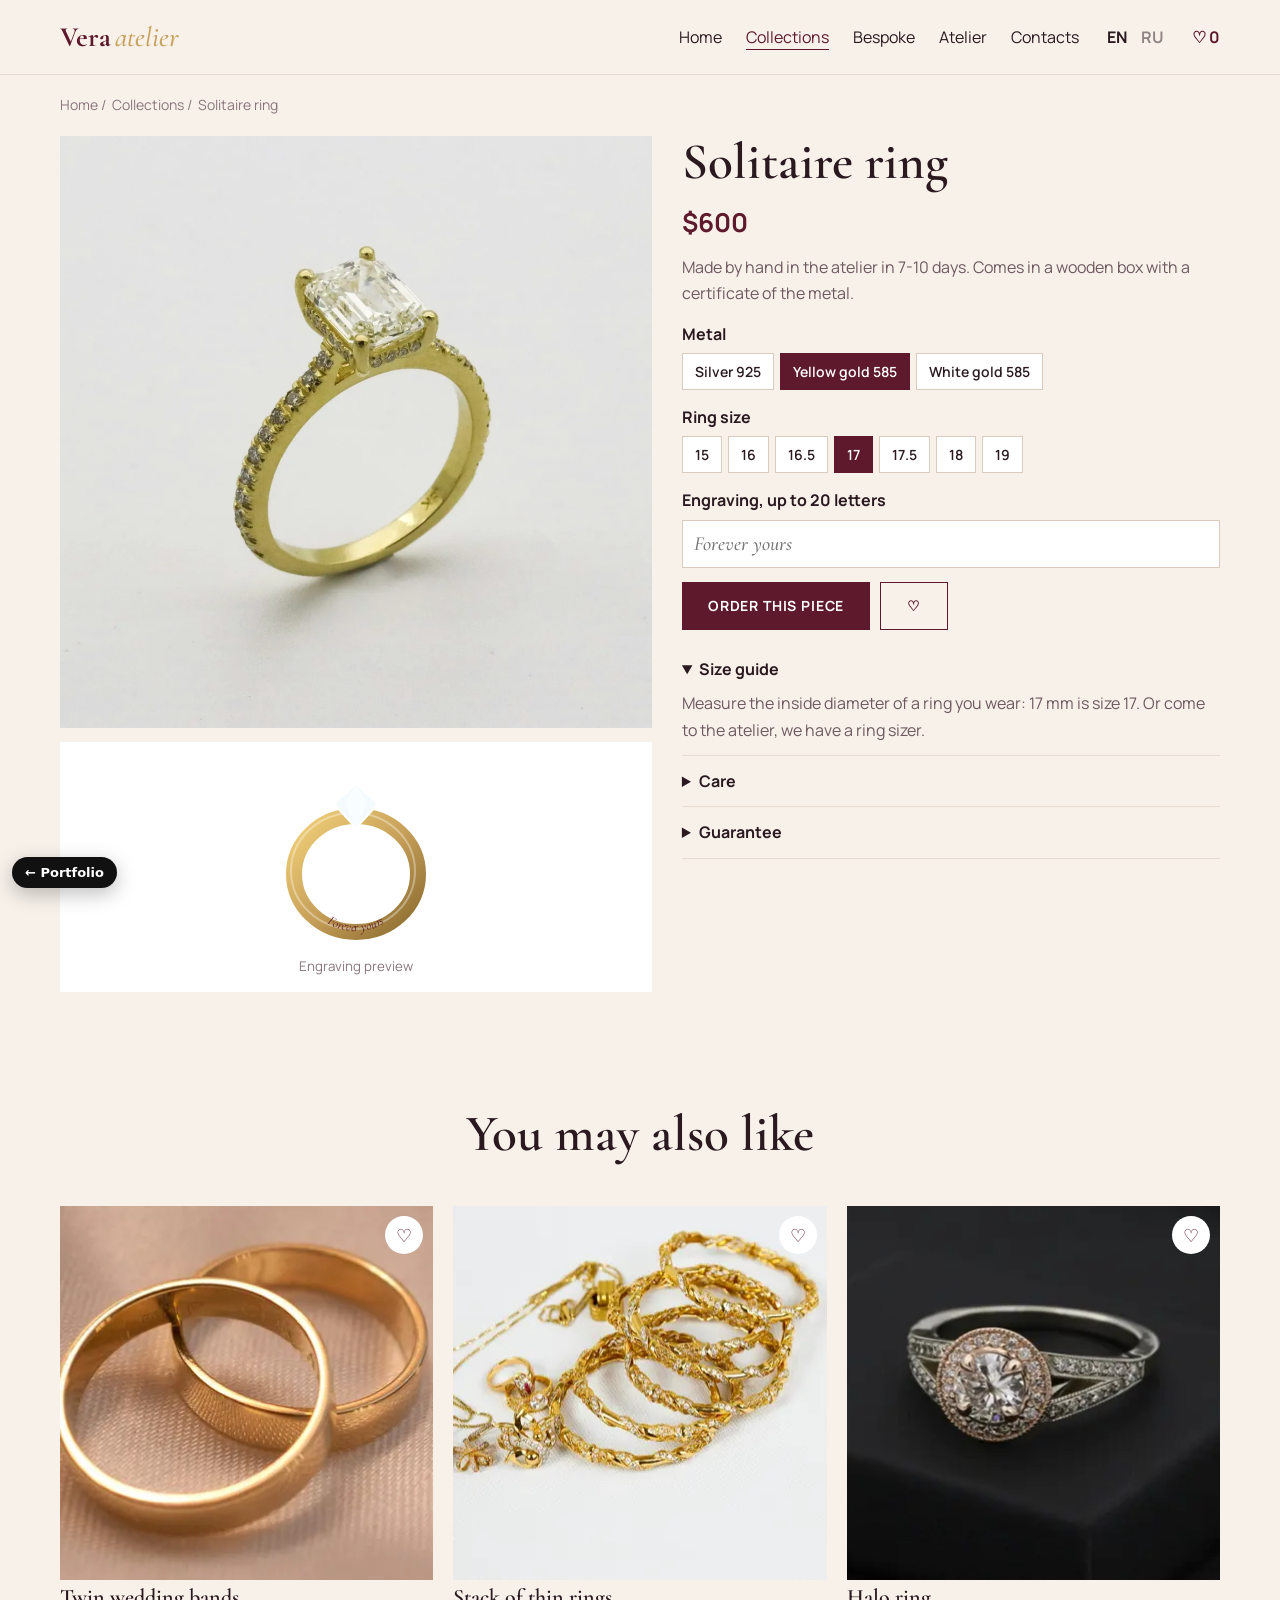
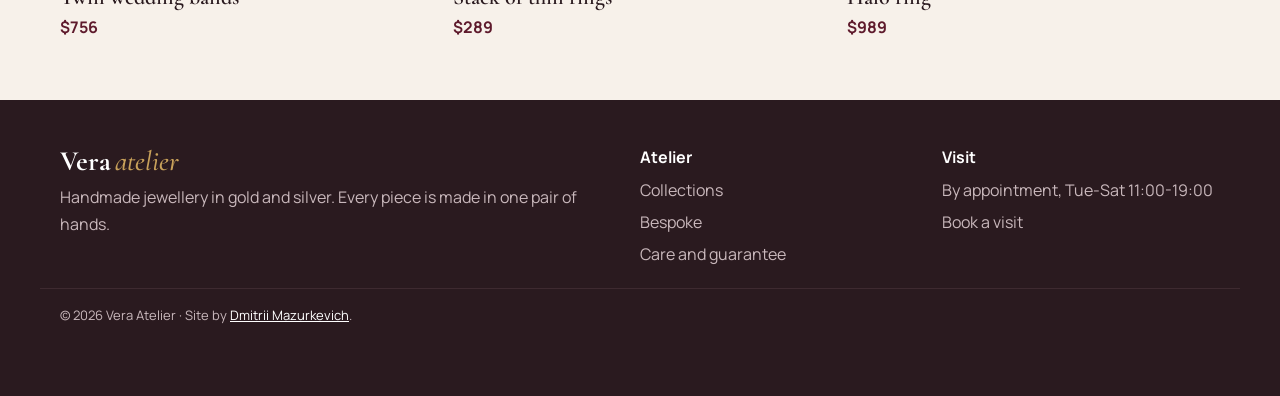
<file: product.html>
<!DOCTYPE html>
<html lang="en">
<head>
<meta charset="utf-8">
<meta name="viewport" content="width=device-width, initial-scale=1">
<meta name="robots" content="noindex">
<title data-t="k21">Piece - Vera Atelier</title>
<link rel="preconnect" href="https://fonts.googleapis.com"><link rel="preconnect" href="https://fonts.gstatic.com" crossorigin>
<link rel="stylesheet" href="https://fonts.googleapis.com/css2?family=Cormorant+Garamond:ital,wght@0,500;0,600;0,700;1,500&family=Manrope:wght@400;500;700&display=swap">
<link rel="stylesheet" href="_shared/_kit/kit.css">
<link rel="stylesheet" href="style.css">
<script>(function(){var d=document.documentElement,l=null,m=location.search.match(/[?&]lang=(en|ru)/);if(m)l=m[1];if(!l){try{l=localStorage.getItem('tpl-lang');}catch(e){}}if(l!=='en'&&l!=='ru')l='en';d.setAttribute('data-lang',l);if(l==='ru')d.className+=' i18n-pending';})();</script>
</head>
<body>
<header class="hd"><div class="w hd__in"><a class="logo" href="index.html">Vera<i>atelier</i></a><nav class="nav" data-nav><a href="index.html"><span data-t="k22">Home</span></a><a href="collections.html" aria-current="page"><span data-t="k23">Collections</span></a><a href="bespoke.html"><span data-t="k24">Bespoke</span></a><a href="about.html"><span data-t="k25">Atelier</span></a><a href="contacts.html"><span data-t="k26">Contacts</span></a></nav><div class="lang" role="group" aria-label="Language"><button type="button" data-lang="en" aria-pressed="true">EN</button><button type="button" data-lang="ru" aria-pressed="false">RU</button></div><a class="bag" href="collections.html" aria-label="Wishlist" data-ta="aria-label:k27">♡ <b data-fav-n>0</b></a><button class="burger" type="button" data-burger aria-expanded="false" aria-label="Menu" data-ta="aria-label:k28"><span></span></button></div></header>
<main>
<div class="w crumbs"><a href="index.html"><span data-t="k1">Home</span></a><a href="collections.html"><span data-t="k2">Collections</span></a><span data-pname></span></div>
<section class="w pp" data-pp><div class="pp__gal"><div class="pp__im"><img data-pimg alt=""></div><div class="pp__ring"><svg viewBox="0 0 200 200" class="ring" data-ring aria-hidden="true"><defs><linearGradient id="mg" x1="0" y1="0" x2="1" y2="1"><stop offset="0" data-m1 stop-color="#F3D27A"/><stop offset=".5" data-m2 stop-color="#C8A15A"/><stop offset="1" data-m3 stop-color="#8A6A2E"/></linearGradient><path id="arc" d="M45 120 A55 55 0 0 0 155 120"/></defs>
  <ellipse cx="100" cy="118" rx="62" ry="58" fill="none" stroke="url(#mg)" stroke-width="16"/><ellipse cx="100" cy="118" rx="62" ry="58" fill="none" stroke="rgba(255,255,255,.35)" stroke-width="2" transform="translate(-3,-3)"/>
  <g data-stone><polygon points="100,28 122,48 100,72 78,48" data-sc fill="#7FD4E6" stroke="#fff" stroke-width="2"/><polygon points="100,28 111,48 100,72 89,48" fill="rgba(255,255,255,.35)"/></g>
  <text font-family="Cormorant Garamond, serif" font-size="13" font-style="italic" fill="#5E1A2C"><textPath href="#arc" startOffset="50%" text-anchor="middle" data-engr></textPath></text></svg><small><span data-t="k3">Engraving preview</span></small></div></div>
  <div class="pp__info"><h1 data-ptitle></h1><p class="pp__pr" data-pprice></p><p class="pp__d" data-t="k4">Made by hand in the atelier in 7-10 days. Comes in a wooden box with a certificate of the metal.</p>
    <div class="opt"><b data-t="k5">Metal</b><div class="opt__v" data-pmetal><button type="button" data-m="silver" aria-pressed="false"><span data-t="k6">Silver 925</span></button><button type="button" data-m="gold" aria-pressed="false"><span data-t="k7">Yellow gold 585</span></button><button type="button" data-m="white" aria-pressed="false"><span data-t="k8">White gold 585</span></button></div></div>
    <div class="opt" data-psize><b data-t="k9">Ring size</b><div class="opt__v"><button type="button" aria-pressed="false">15</button><button type="button" aria-pressed="false">16</button><button type="button" aria-pressed="false">16.5</button><button type="button" aria-pressed="true">17</button><button type="button" aria-pressed="false">17.5</button><button type="button" aria-pressed="false">18</button><button type="button" aria-pressed="false">19</button></div></div>
    <label class="eng"><b data-t="k10">Engraving, up to 20 letters</b><input maxlength="20" data-engrave placeholder="Forever yours" data-ta="placeholder:k11"></label>
    <div class="row"><button class="btn" type="button" data-open="#visit"><span data-t="k12">Order this piece</span></button><button class="btn btn--line" type="button" data-pfav>♡ <span data-t="k13">Wishlist</span></button></div>
    <div class="acc"><details open><summary><span data-t="k14">Size guide</span></summary><p data-t="k15">Measure the inside diameter of a ring you wear: 17 mm is size 17. Or come to the atelier, we have a ring sizer.</p></details><details><summary><span data-t="k16">Care</span></summary><p data-t="k17">Take jewellery off before the pool and the gym, keep pieces separately in soft pouches.</p></details><details><summary><span data-t="k18">Guarantee</span></summary><p data-t="k19">Lifetime guarantee on the work, free cleaning once a year.</p></details></div></div></section>
<section class="w sec"><div class="st"><h2 data-t="k20">You may also like</h2></div><div class="jgrid" data-related></div></section></main>
<footer class="ft"><div class="w ft__in"><div><a class="logo" href="index.html">Vera<i>atelier</i></a><p data-t="k29">Handmade jewellery in gold and silver. Every piece is made in one pair of hands.</p></div>
  <div><b data-t="k30">Atelier</b><a href="collections.html"><span data-t="k31">Collections</span></a><a href="bespoke.html"><span data-t="k32">Bespoke</span></a><a href="about.html#care"><span data-t="k33">Care and guarantee</span></a></div>
  <div><b data-t="k34">Visit</b><span><span data-t="k35">By appointment, Tue-Sat 11:00-19:00</span></span><a href="contacts.html"><span data-t="k36">Book a visit</span></a></div></div>
  <div class="w ft__cp">© 2026 Vera Atelier · <span data-th="k37">Site by <a href="https://t.me/dmitrii_pjm">Dmitrii Mazurkevich</a>.</span></div></footer>
<dialog class="mdl" id="visit"><div class="mdl__in"><button class="mdl__x" type="button" data-close aria-label="×">×</button><p class="mdl__t" data-t="k38">Book a visit to the atelier</p><p class="mdl__s" data-t="k39">We will call back and pick a time. You can try on any piece from the collections.</p><form class="fm" data-form><div class="fm" data-hide-sent><label><span><span data-t="k40">Phone, Telegram or email</span> *</span><input name="c" required></label><label><span><span data-t="k41">Comment</span> <small><span data-t="k42">optional</span></small></span><textarea name="m" rows="3"></textarea></label><button class="btn" type="submit"><span data-t="k43">Book</span></button></div><p data-ok hidden><span data-t="k44">Thank you! Your request has been received.</span></p></form></div></dialog>
<div class="toast" data-toast role="status"></div>
<a class="pf-back" href="https://t.me/dmitrii_pjm"><span data-t="k45">← Portfolio</span></a>
<script>window.TPL_RU = {"k1":"Главная","k2":"Коллекции","k3":"Так будет выглядеть гравировка","k4":"Делается вручную в мастерской за 7-10 дней. Приезжает в деревянной шкатулке с сертификатом металла.","k5":"Металл","k6":"Серебро 925","k7":"Жёлтое золото 585","k8":"Белое золото 585","k9":"Размер кольца","k10":"Гравировка, до 20 букв","k11":"Навсегда твоя","k12":"Заказать изделие","k13":"В избранное","k14":"Как узнать размер","k15":"Измерьте внутренний диаметр кольца, которое вы носите: 17 мм - это 17 размер. Или приходите в мастерскую, у нас есть кольцемер.","k16":"Уход","k17":"Снимайте украшения перед бассейном и спортзалом, храните изделия по отдельности в мягких мешочках.","k18":"Гарантия","k19":"Пожизненная гарантия на работу, бесплатная чистка раз в год.","k20":"Вам может понравиться","k21":"Изделие - Vera Atelier","k22":"Главная","k23":"Коллекции","k24":"На заказ","k25":"Мастерская","k26":"Контакты","k27":"Избранное","k28":"Меню","k29":"Ювелирные украшения ручной работы из золота и серебра. Каждое изделие делают одни руки.","k30":"Мастерская","k31":"Коллекции","k32":"На заказ","k33":"Уход и гарантия","k34":"Приходите","k35":"По записи, Вт-Сб 11:00-19:00","k36":"Записаться","k37":"Сайт сделал <a href=\"https://t.me/dmitrii_pjm\">Дмитрий Мазуркевич</a>.","k38":"Запись в мастерскую","k39":"Перезвоним и подберём время. Можно примерить любое изделие из коллекций.","k40":"Телефон, Telegram или почта","k41":"Комментарий","k42":"необязательно","k43":"Записаться","k44":"Спасибо! Заявка принята.","k45":"← Портфолио"};window.JW = [{"id":"r1","img":"je-ring-0","type":"rings","metal":"gold","en":"Twin wedding bands","ru":"Парные обручальные кольца","price":68000},{"id":"r2","img":"je-ring-1","type":"rings","metal":"gold","en":"Solitaire ring","ru":"Кольцо-солитер","price":54000},{"id":"r3","img":"je-ring-2","type":"rings","metal":"gold","en":"Stack of thin rings","ru":"Набор тонких колец","price":26000},{"id":"r4","img":"je-engage-1","type":"rings","metal":"white","en":"Halo ring","ru":"Кольцо с ореолом","price":89000},{"id":"r5","img":"je-engage-2","type":"rings","metal":"gold","en":"Pink sapphire ring","ru":"Кольцо с розовым сапфиром","price":112000},{"id":"e1","img":"je-earrings-0","type":"earrings","metal":"silver","en":"Laurel earrings","ru":"Серьги «Лавр»","price":32000},{"id":"e2","img":"je-earrings-1","type":"earrings","metal":"silver","en":"Drop earrings with stones","ru":"Серьги-капли с камнями","price":41000},{"id":"e3","img":"je-earrings-2","type":"earrings","metal":"silver","en":"Chandelier earrings","ru":"Серьги-люстры","price":38000},{"id":"p1","img":"je-pendant-0","type":"pendants","metal":"silver","en":"Square pendant","ru":"Квадратная подвеска","price":18000},{"id":"p2","img":"je-pendant-1","type":"pendants","metal":"gold","en":"Emerald pendant","ru":"Подвеска с изумрудом","price":46000},{"id":"p3","img":"je-pendant-2","type":"pendants","metal":"silver","en":"Heart pendant","ru":"Подвеска-сердце","price":12000},{"id":"b1","img":"je-bracelet-0","type":"bracelets","metal":"gold","en":"Chain bracelet","ru":"Браслет-цепь","price":39000},{"id":"b2","img":"je-bracelet-1","type":"bracelets","metal":"gold","en":"Thin gold bracelet","ru":"Тонкий золотой браслет","price":24000},{"id":"b3","img":"je-bracelet-2","type":"bracelets","metal":"gold","en":"Rose gold bangle","ru":"Браслет из розового золота","price":58000},{"id":"n1","img":"je-pearl-0","type":"pearls","metal":"silver","en":"Pearl strand","ru":"Нить жемчуга","price":35000},{"id":"n2","img":"je-pearl-1","type":"pearls","metal":"silver","en":"Double pearl necklace","ru":"Двойное жемчужное колье","price":63000},{"id":"n3","img":"je-pearl-2","type":"pearls","metal":"gold","en":"Pearl necklace in a gift box","ru":"Жемчужное колье в шкатулке","price":49000}];</script>
<script src="_shared/_kit/kit.js" defer></script>
<script src="site.js" defer></script>
</body>
</html>
</file>
<file: _shared/_kit/kit.css>
/* Shared base for template pages. Each page sets its own look on top. */
*, *::before, *::after { box-sizing: border-box; }
html { -webkit-text-size-adjust: 100%; scroll-behavior: smooth; overflow-x: clip; }
body { margin: 0; overflow-x: clip; }
img { display: block; max-width: 100%; height: auto; }
a { color: inherit; }
h1, h2, h3, h4, p, figure { margin: 0; }
ul, ol { margin: 0; padding: 0; list-style: none; }
button, input, select, textarea { font: inherit; color: inherit; }
html.i18n-pending body { visibility: hidden; }
.vh { position: absolute !important; width: 1px; height: 1px; overflow: hidden; clip: rect(0 0 0 0); white-space: nowrap; }
.is-hidden { display: none !important; }
:focus-visible { outline: 2px solid currentColor; outline-offset: 3px; }

/* reveal */
.rv { opacity: 0; transform: translateY(24px); transition: opacity .7s cubic-bezier(.2,.7,.2,1), transform .7s cubic-bezier(.2,.7,.2,1); }
.rv.in { opacity: 1; transform: none; }
.rv.d1 { transition-delay: .08s; } .rv.d2 { transition-delay: .16s; } .rv.d3 { transition-delay: .24s; }
@media (prefers-reduced-motion: reduce) { .rv { opacity: 1; transform: none; } * { transition-duration: .01ms !important; animation-duration: .01ms !important; } }

/* dialog */
dialog.mdl { border: 0; padding: 0; width: min(520px, calc(100% - 24px)); max-height: calc(100% - 24px); border-radius: 18px; }
dialog.mdl::backdrop { background: rgba(10, 10, 14, .55); backdrop-filter: blur(3px); }
dialog.mdl[open] { animation: mdl-in .28s cubic-bezier(.2,.8,.2,1); }
@keyframes mdl-in { from { opacity: 0; transform: translateY(20px) scale(.98); } }
.mdl__in { padding: 26px; position: relative; }
.mdl__x { position: absolute; right: 12px; top: 12px; width: 40px; height: 40px; border: 0; background: transparent; font-size: 26px; line-height: 1; cursor: pointer; border-radius: 50%; }
.mdl__x:hover { background: rgba(127,127,127,.15); }
.fm { display: grid; gap: 12px; }
.fm label { display: grid; gap: 5px; font-size: .92rem; font-weight: 600; }
.fm input, .fm select, .fm textarea { width: 100%; min-height: 46px; padding: 10px 12px; border-radius: 10px; border: 1.5px solid rgba(127,127,127,.4); background: transparent; }
.fm textarea { min-height: 96px; resize: vertical; }
.fm .is-bad { border-color: #D33 !important; }
.fm [data-ok] { padding: 12px 14px; border-radius: 10px; background: rgba(60, 160, 90, .14); font-weight: 600; }
.fm [data-err] { padding: 12px 14px; border-radius: 10px; background: rgba(220, 70, 50, .12); font-weight: 600; }
.fm.is-busy [type="submit"] { opacity: .6; cursor: progress; }
.fm.is-sent [data-hide-sent] { display: none; }

/* carousel */
.car-track { display: grid; grid-auto-flow: column; grid-auto-columns: min(82%, 360px); gap: 20px; overflow-x: auto; scroll-snap-type: x mandatory; scrollbar-width: none; padding-bottom: 6px; }
.car-track::-webkit-scrollbar { display: none; }
.car-track > * { scroll-snap-align: start; }

/* back-to-portfolio chip */
.pf-back { position: fixed; left: 12px; bottom: 12px; z-index: 90; display: inline-flex; gap: 6px; align-items: center; padding: 9px 13px; border-radius: 999px; background: #111; color: #fff; text-decoration: none; font: 600 13px/1 system-ui, sans-serif; box-shadow: 0 6px 20px rgba(0,0,0,.25); }
.pf-back:hover { background: #333; }

/* map */
.map-frame { width: 100%; height: 100%; min-height: 300px; border: 0; display: block; }
.rv.rv-done { transition-delay: 0s; } /* 23.11: the reveal delay of d1-d3 must not slow down hover effects */
</file>
<file: style.css>
body { margin: 0; background: #F7F1EA; color: #2A1A1F; font: 400 16px/1.65 Manrope, sans-serif; } h1, h2, h3 { font-family: "Cormorant Garamond", serif; font-weight: 600; margin: 0; }
.w { max-width: 1200px; margin: 0 auto; padding-inline: 20px; } a { color: inherit; }
.hd { position: sticky; top: 0; z-index: 30; background: rgba(247,241,234,.94); backdrop-filter: blur(8px); border-bottom: 1px solid #E7DCCF; } .hd__in { display: flex; align-items: center; gap: 22px; min-height: 74px; position: relative; }
.logo { font: 700 28px "Cormorant Garamond"; text-decoration: none; color: #5E1A2C; } .logo i { font-weight: 500; color: #C8A15A; margin-left: 4px; } .nav { display: none; gap: 24px; margin-left: auto; } .nav a { text-decoration: none; } .nav a:hover, .nav a[aria-current] { color: #5E1A2C; text-decoration: underline; text-underline-offset: 6px; }
.lang { display: flex; gap: 2px; margin-left: auto; } .lang button { border: 0; background: none; opacity: .5; font-weight: 700; cursor: pointer; } .lang button[aria-pressed="true"] { opacity: 1; } .bag { text-decoration: none; font-weight: 700; color: #5E1A2C; }
.burger { width: 42px; height: 42px; border: 1px solid #5E1A2C; background: none; display: grid; place-items: center; cursor: pointer; } .burger span { width: 16px; height: 2px; background: #5E1A2C; box-shadow: 0 5px 0 #5E1A2C, 0 -5px 0 #5E1A2C; }
@media (min-width: 960px) { .nav { display: flex; } .lang { margin-left: 0; } .burger { display: none; } } @media (max-width: 959px) { .nav.is-open { display: grid; position: absolute; top: 100%; left: 0; right: 0; background: #F7F1EA; padding: 16px 20px; } }
.btn { display: inline-flex; align-items: center; justify-content: center; min-height: 48px; padding: 0 26px; border: 0; background: #5E1A2C; color: #fff; text-decoration: none; font: 700 14px Manrope; letter-spacing: .06em; text-transform: uppercase; cursor: pointer; transition: transform .2s, background .2s; } .btn:hover { transform: translateY(-2px); background: #7A2539; }
.btn--line { background: transparent; color: #5E1A2C; border: 1px solid #5E1A2C; } .btn--line:hover { background: #5E1A2C; color: #fff; } .btn--gold { background: #C8A15A; color: #2A1A1F; } .btn--gold:hover { background: #D9B46C; }
.kick { font: 700 12px Manrope; letter-spacing: .2em; text-transform: uppercase; color: #C8A15A; margin: 0 0 8px; }
.hero { position: relative; min-height: min(86vh, 760px); display: grid; align-items: center; isolation: isolate; color: #fff; overflow: hidden; } .hero__im { position: absolute; inset: 0; z-index: -1; } .hero__im img { width: 100%; height: 100%; object-fit: cover; animation: zoom 16s ease-out both; } .hero__im::after { content: ""; position: absolute; inset: 0; background: linear-gradient(90deg, rgba(42,10,20,.82), rgba(42,10,20,.2)); }
@keyframes zoom { from { transform: scale(1.12); } } .hero h1 { font-size: clamp(42px, 6vw, 84px); line-height: 1; max-width: 13ch; margin-bottom: 16px; } .hero h1 em { color: #E7C680; } .hero p:not(.kick) { max-width: 44ch; font-size: 18px; margin-bottom: 24px; } .row { display: flex; flex-wrap: wrap; gap: 10px; } .hero .btn--line { color: #fff; border-color: #fff; }
.sec { padding-block: 60px; } .st { text-align: center; max-width: 640px; margin: 0 auto 30px; } .st h2 { font-size: clamp(32px, 4vw, 52px); } .st p:not(.kick) { color: #6E5A60; }
.cols5 { display: grid; gap: 14px; grid-template-columns: repeat(2, 1fr); } @media (min-width: 900px) { .cols5 { grid-template-columns: repeat(5, 1fr); } } .col { text-decoration: none; text-align: center; display: grid; gap: 6px; } .col img { width: 100%; aspect-ratio: 3 / 4; object-fit: cover; border-radius: 200px 200px 0 0; transition: transform .6s, border-radius .6s; } .col:hover img { transform: translateY(-6px); border-radius: 0; } .col b { font: 600 24px "Cormorant Garamond"; } .col small { color: #8A767C; }
.jgrid { display: grid; gap: 20px; grid-template-columns: repeat(2, minmax(0, 1fr)); } @media (min-width: 900px) { .jgrid { grid-template-columns: repeat(3, minmax(0, 1fr)); } }
.jc { text-decoration: none; display: grid; gap: 4px; } .jc[hidden] { display: none; } .jc__im { position: relative; overflow: hidden; background: #EFE4D8; } .jc__im img { width: 100%; aspect-ratio: 1; object-fit: cover; transition: transform .8s; } .jc:hover .jc__im img { transform: scale(1.07); }
.jc__im button { position: absolute; top: 10px; right: 10px; width: 38px; height: 38px; border-radius: 50%; border: 0; background: #fff; color: #5E1A2C; font-size: 18px; cursor: pointer; } .jc__im button[aria-pressed="true"] { background: #5E1A2C; color: #fff; } .jc b { font: 600 22px "Cormorant Garamond"; } .jc small { color: #8A767C; } .jc em { font-style: normal; font-weight: 700; color: #5E1A2C; }
.band { background: #5E1A2C; color: #F7F1EA; } .band__in { display: grid; gap: 30px; align-items: center; padding-block: 60px; } @media (min-width: 900px) { .band__in { grid-template-columns: 1fr 1fr; } } .band img { width: 100%; aspect-ratio: 4 / 3; object-fit: cover; } .band h2 { font-size: clamp(32px, 4vw, 50px); margin-bottom: 12px; } .band p:not(.kick) { opacity: .85; margin-bottom: 20px; }
.revs { display: grid; gap: 16px; } @media (min-width: 900px) { .revs { grid-template-columns: repeat(3, 1fr); } } .revs blockquote { margin: 0; background: #fff; padding: 26px; border-top: 3px solid #C8A15A; } .revs p { font: 500 italic 22px/1.35 "Cormorant Garamond"; margin: 0 0 10px; } .revs cite { font-style: normal; color: #8A767C; }
.insta { display: grid; gap: 8px; grid-template-columns: repeat(3, 1fr); } @media (min-width: 900px) { .insta { grid-template-columns: repeat(6, 1fr); } } .insta div { overflow: hidden; } .insta img { width: 100%; aspect-ratio: 1; object-fit: cover; transition: transform .6s, filter .6s; } .insta div:hover img { transform: scale(1.1); filter: saturate(1.3); }
.cta { text-align: center; padding-block: 60px; border-top: 1px solid #E7DCCF; } .cta h2 { font-size: clamp(32px, 4vw, 50px); } .cta p { color: #6E5A60; margin-bottom: 20px; }
.phead { background: #5E1A2C; color: #F7F1EA; padding-block: 56px; text-align: center; } .phead h1 { font-size: clamp(40px, 5vw, 64px); } .phead p { opacity: .85; max-width: 56ch; margin: 8px auto 0; }
.fbar { display: flex; flex-wrap: wrap; gap: 12px; justify-content: space-between; margin-bottom: 22px; } .chips { display: flex; flex-wrap: wrap; gap: 6px; } .chips button { border: 1px solid #5E1A2C; background: none; padding: 7px 14px; cursor: pointer; font: 600 14px Manrope; color: #5E1A2C; } .chips button[aria-pressed="true"] { background: #5E1A2C; color: #fff; }
.fbar__r { display: flex; flex-wrap: wrap; gap: 10px; align-items: center; } .fbar select { padding: 9px; border: 1px solid #D9CBBE; background: #fff; font: inherit; } .chk { display: flex; gap: 6px; align-items: center; } .none { text-align: center; color: #8A767C; }
.crumbs { display: flex; flex-wrap: wrap; gap: 6px; padding-top: 18px; font-size: 14px; color: #8A767C; } .crumbs a { text-decoration: none; } .crumbs a::after { content: " /"; }
.pp { display: grid; gap: 30px; padding-block: 20px 40px; } @media (min-width: 900px) { .pp { grid-template-columns: 1.1fr 1fr; } } .pp__gal { display: grid; gap: 14px; } .pp__im img { width: 100%; aspect-ratio: 1; object-fit: cover; } .pp__ring { display: grid; justify-items: center; background: #fff; padding: 14px; } .pp__ring small { color: #8A767C; }
.ring { width: 200px; height: 200px; } .pp__info { display: grid; gap: 14px; align-content: start; } .pp__info h1 { font-size: clamp(34px, 4vw, 52px); line-height: 1.05; } .pp__pr { font: 700 26px Manrope; color: #5E1A2C; margin: 0; transition: transform .3s; } .pp__pr.bump { transform: scale(1.08); } .pp__d { color: #6E5A60; margin: 0; }
.opt { display: grid; gap: 6px; } .opt__v { display: flex; flex-wrap: wrap; gap: 6px; } .opt__v button { border: 1px solid #D9CBBE; background: #fff; padding: 8px 12px; cursor: pointer; font: 600 14px Manrope; transition: .2s; } .opt__v button[aria-pressed="true"] { border-color: #5E1A2C; background: #5E1A2C; color: #fff; } .opt[hidden] { display: none; }
.eng { display: grid; gap: 6px; } .eng input { padding: 11px; border: 1px solid #D9CBBE; font: italic 500 20px "Cormorant Garamond"; }
.acc details { border-bottom: 1px solid #E7DCCF; padding: 12px 0; } .acc summary { cursor: pointer; font-weight: 700; } .acc p { color: #6E5A60; margin: 8px 0 0; }
.builder { display: grid; gap: 30px; grid-template-columns: minmax(0, 1fr); } @media (min-width: 900px) { .builder { grid-template-columns: 1fr 1fr; align-items: start; } } .builder__prev { position: sticky; top: 100px; background: #fff; display: grid; justify-items: center; padding: 30px; } .builder__prev .ring { width: min(340px, 80vw); height: auto; transition: transform .4s; } .builder__prev:hover .ring { transform: rotate(-6deg) scale(1.03); }
.builder__pr { font: 700 30px Manrope; color: #5E1A2C; margin: 10px 0 0; } .builder__f { display: grid; gap: 18px; }
.steps { display: grid; gap: 14px; } @media (min-width: 900px) { .steps { grid-template-columns: repeat(4, 1fr); } } .steps div { background: #fff; padding: 22px; border-top: 3px solid #C8A15A; display: grid; gap: 6px; transition: transform .3s; } .steps div:hover { transform: translateY(-5px); } .steps b { font: 600 24px "Cormorant Garamond"; } .steps span { color: #6E5A60; }
.split { display: grid; gap: 30px; align-items: center; } @media (min-width: 900px) { .split { grid-template-columns: 1fr 1fr; } } .split img { width: 100%; aspect-ratio: 4 / 3; object-fit: cover; } .split h2 { font-size: clamp(30px, 3.6vw, 46px); margin-bottom: 12px; } .split p { color: #6E5A60; } .map-frame { width: 100%; height: 380px; border: 0; }
.gal3 { display: grid; gap: 12px; } @media (min-width: 760px) { .gal3 { grid-template-columns: repeat(3, 1fr); } } .gal3 img { width: 100%; aspect-ratio: 4 / 5; object-fit: cover; }
.fm { display: grid; gap: 12px; } .fm label { display: grid; gap: 4px; font-size: 14px; font-weight: 600; } .fm input, .fm textarea, .fm select { font: inherit; padding: 11px 12px; border: 1px solid #D9CBBE; background: #fff; width: 100%; } .fm small { font-weight: 400; color: #8A767C; } .is-sent [data-hide-sent] { display: none; }
.toast { position: fixed; left: 50%; bottom: 22px; transform: translate(-50%, 20px); background: #5E1A2C; color: #fff; padding: 12px 18px; opacity: 0; transition: .3s; z-index: 90; pointer-events: none; } .toast.on { opacity: 1; transform: translate(-50%, 0); }
.ft { background: #2A1A1F; color: #C9B8BC; } .ft__in { display: grid; gap: 24px; padding-block: 44px 20px; } @media (min-width: 900px) { .ft__in { grid-template-columns: 2fr 1fr 1fr; } } .ft__in > div { display: grid; gap: 6px; align-content: start; } .ft b { color: #fff; } .ft a { text-decoration: none; } .ft .logo { color: #fff; } .ft__cp { border-top: 1px solid #3E2A30; padding-block: 16px 70px; font-size: 13px; } .ft__cp a { color: #fff; text-decoration: underline; } .pf-back { color: #fff !important; }
</file>
